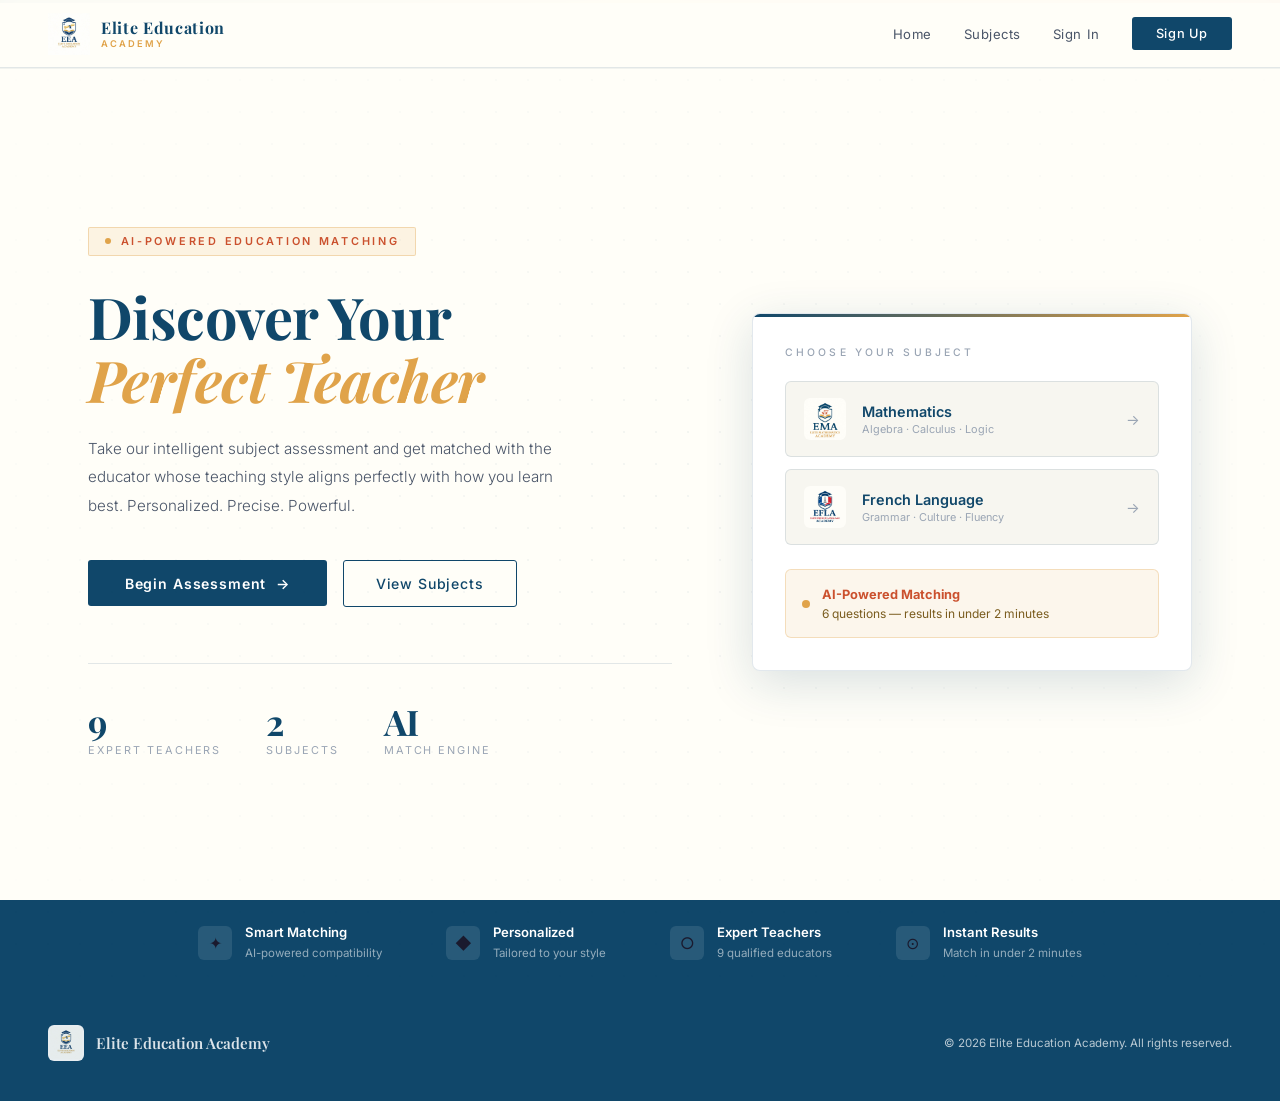
<file: index.html>
<!DOCTYPE html>
<html lang="ka">
<head>
  <meta charset="UTF-8" />
  <meta name="viewport" content="width=device-width, initial-scale=1.0" />
  <meta name="description" content="Elite Education Academy — Find your perfect teacher through AI-powered matching." />
  <title>Elite Education Academy</title>
  <link rel="icon" type="image/jpeg" href="assets/logo-eea.jpg" />
  <link rel="preconnect" href="https://fonts.googleapis.com" />
  <link rel="preconnect" href="https://fonts.gstatic.com" crossorigin />
  <link href="https://fonts.googleapis.com/css2?family=Playfair+Display:ital,wght@0,400;0,600;0,700;1,400&family=Inter:wght@300;400;500;600&display=swap" rel="stylesheet" />
  <style>
@import url('https://fonts.googleapis.com/css2?family=Playfair+Display:ital,wght@0,400;0,600;0,700;1,400&family=Inter:wght@300;400;500;600&display=swap');

*,*::before,*::after{box-sizing:border-box;margin:0;padding:0}
html{scroll-behavior:smooth;font-size:16px}
body{font-family:'Inter',sans-serif;background:#fffef8;color:#1a1a2e;min-height:100vh;overflow-x:hidden;-webkit-font-smoothing:antialiased}
::-webkit-scrollbar{width:4px}
::-webkit-scrollbar-track{background:#fffef8}
::-webkit-scrollbar-thumb{background:#10476a;border-radius:2px}

:root{
  --cream:#fffef8;
  --navy:#10476a;
  --gold:#e0a34a;
  --rust:#cb512e;
  --navy2:#1a6494;
  --gold2:#f0bc6e;
  --rust2:#e06b46;
  --dark:#0d2f45;
  --text:#1a1a2e;
  --text2:#4a5568;
  --text3:#9aa5b4;
  --border:rgba(16,71,106,0.12);
  --border2:rgba(16,71,106,0.25);
  --shadow:0 4px 24px rgba(16,71,106,0.10);
  --shadow2:0 12px 48px rgba(16,71,106,0.16)
}

.page{display:none}
.page.active{display:block;animation:fadeUp 0.45s ease both}
@keyframes fadeUp{from{opacity:0;transform:translateY(16px)}to{opacity:1;transform:translateY(0)}}

/* NAV */
.navbar{
  position:fixed;top:0;left:0;right:0;z-index:999;
  height:68px;display:flex;align-items:center;justify-content:space-between;
  padding:0 3rem;background:rgba(255,254,248,0.97);
  backdrop-filter:blur(16px);border-bottom:1px solid var(--border);
  box-shadow:0 1px 0 rgba(16,71,106,0.06)
}
.nav-logo{display:flex;align-items:center;gap:0.7rem;cursor:pointer;text-decoration:none}
.nav-logo-img{height:42px;width:auto;object-fit:contain}
.nav-logo-text{display:flex;flex-direction:column;line-height:1.2}
.nav-logo-name{font-family:'Playfair Display',serif;font-size:1rem;font-weight:700;color:var(--navy);letter-spacing:0.04em}
.nav-logo-sub{font-size:0.58rem;color:var(--gold);letter-spacing:0.22em;text-transform:uppercase;font-weight:600}
.nav-links{display:flex;align-items:center;gap:2rem}
.nav-link{background:none;border:none;font-family:'Inter',sans-serif;font-size:0.82rem;color:var(--text2);cursor:pointer;letter-spacing:0.04em;transition:color 0.2s;padding:0}
.nav-link:hover{color:var(--navy)}
.nav-cta{background:var(--navy);color:white;border:none;padding:0.55rem 1.5rem;font-family:'Inter',sans-serif;font-size:0.8rem;font-weight:500;cursor:pointer;letter-spacing:0.06em;transition:all 0.25s;border-radius:3px}
.nav-cta:hover{background:var(--dark);transform:translateY(-1px);box-shadow:var(--shadow)}

/* HERO */
#hero{padding-top:68px;min-height:100vh;background:var(--cream);position:relative;overflow:hidden}
.hero-pattern{position:absolute;inset:0;pointer-events:none;background-image:radial-gradient(circle,rgba(16,71,106,0.05) 1px,transparent 1px);background-size:32px 32px;mask-image:radial-gradient(ellipse 70% 70% at 50% 50%,black,transparent)}
.hero-top-bar{position:absolute;top:0;left:0;right:0;height:3px;background:linear-gradient(90deg,var(--navy),var(--gold),var(--rust))}
.hero-inner{max-width:1200px;margin:0 auto;padding:5rem 3rem 4rem;display:grid;grid-template-columns:1fr 440px;gap:5rem;align-items:center;min-height:calc(100vh - 68px)}
.hero-eyebrow{display:inline-flex;align-items:center;gap:0.6rem;background:rgba(224,163,74,0.12);border:1px solid rgba(224,163,74,0.35);padding:0.4rem 1rem;font-size:0.68rem;letter-spacing:0.25em;text-transform:uppercase;color:var(--rust);font-weight:600;margin-bottom:1.8rem;border-radius:2px}
.eyebrow-dot{width:6px;height:6px;background:var(--gold);border-radius:50%;animation:blink 2s infinite}
@keyframes blink{0%,100%{opacity:1}50%{opacity:0.3}}
.hero-h1{font-family:'Playfair Display',serif;font-size:clamp(2.8rem,4.5vw,4.4rem);font-weight:700;line-height:1.1;color:var(--navy);margin-bottom:1.5rem;letter-spacing:-0.01em}
.hero-h1 em{color:var(--gold);font-style:italic;display:block}
.hero-p{font-size:0.95rem;color:var(--text2);line-height:1.85;max-width:480px;margin-bottom:2.5rem;font-weight:300}
.hero-btns{display:flex;align-items:center;gap:1rem;margin-bottom:3.5rem;flex-wrap:wrap}
.btn-primary{display:inline-flex;align-items:center;gap:0.5rem;background:var(--navy);color:white;border:none;padding:0.9rem 2.3rem;font-family:'Inter',sans-serif;font-size:0.88rem;font-weight:600;cursor:pointer;letter-spacing:0.06em;transition:all 0.25s;border-radius:3px}
.btn-primary:hover{background:var(--dark);transform:translateY(-2px);box-shadow:var(--shadow2)}
.btn-secondary{display:inline-flex;align-items:center;gap:0.5rem;background:transparent;color:var(--navy);border:1.5px solid var(--navy);padding:0.88rem 2rem;font-family:'Inter',sans-serif;font-size:0.88rem;font-weight:500;cursor:pointer;letter-spacing:0.06em;transition:all 0.25s;border-radius:3px}
.btn-secondary:hover{background:var(--navy);color:white}
.hero-stats{display:flex;gap:2.8rem;padding-top:2.5rem;border-top:1px solid var(--border)}
.stat-n{font-family:'Playfair Display',serif;font-size:2.2rem;color:var(--navy);font-weight:700;line-height:1;margin-bottom:4px}
.stat-l{font-size:0.68rem;color:var(--text3);letter-spacing:0.18em;text-transform:uppercase;font-weight:400}

/* HERO CARD */
.hero-card{background:white;border:1px solid var(--border);border-radius:8px;padding:2rem;box-shadow:var(--shadow2);position:relative;overflow:hidden}
.hero-card::before{content:'';position:absolute;top:0;left:0;right:0;height:3px;background:linear-gradient(90deg,var(--navy),var(--gold))}
.hc-label{font-size:0.65rem;letter-spacing:0.3em;text-transform:uppercase;color:var(--text3);font-weight:500;margin-bottom:1.4rem}
.hc-subjects{display:flex;flex-direction:column;gap:0.75rem;margin-bottom:1.5rem}
.hc-subject{display:flex;align-items:center;gap:1rem;padding:1rem 1.1rem;background:#f7f6f0;border:1px solid var(--border);border-radius:6px;cursor:pointer;transition:all 0.22s}
.hc-subject:hover{border-color:var(--navy);background:rgba(16,71,106,0.04);transform:translateX(2px)}
.hc-icon{width:42px;height:42px;border-radius:6px;object-fit:contain;flex-shrink:0}
.hc-name{font-size:0.9rem;color:var(--navy);font-weight:600;margin-bottom:2px}
.hc-sub{font-size:0.68rem;color:var(--text3)}
.hc-arrow{margin-left:auto;color:var(--text3);font-size:0.9rem;transition:all 0.2s}
.hc-subject:hover .hc-arrow{color:var(--navy);transform:translateX(3px)}
.hc-info{background:rgba(224,163,74,0.1);border:1px solid rgba(224,163,74,0.3);border-radius:6px;padding:0.9rem 1rem;display:flex;align-items:center;gap:0.75rem}
.hc-info-dot{width:8px;height:8px;background:var(--gold);border-radius:50%;flex-shrink:0;animation:blink 2s infinite}
.hc-info-text{font-size:0.75rem;color:#7a5c1e;line-height:1.5}
.hc-info-text strong{color:var(--rust);display:block;font-size:0.8rem;margin-bottom:1px}

/* FEATURES */
.features-bar{background:var(--navy);padding:1.5rem 3rem;display:flex;justify-content:center;gap:4rem}
.feat{display:flex;align-items:center;gap:0.8rem}
.feat-icon{width:34px;height:34px;background:rgba(255,255,255,0.1);border-radius:6px;display:flex;align-items:center;justify-content:center;font-size:1rem;flex-shrink:0}
.feat-t strong{display:block;font-size:0.82rem;color:white;font-weight:600;margin-bottom:1px}
.feat-t span{font-size:0.72rem;color:rgba(255,255,255,0.55)}

/* PAGE LAYOUT */
.page-wrap{padding-top:68px;min-height:100vh;background:var(--cream)}
.page-container{max-width:920px;margin:0 auto;padding:4rem 2rem}

/* STEPS */
.steps{display:flex;align-items:center;justify-content:center;gap:0;margin-bottom:2.8rem}
.step{display:flex;align-items:center;gap:0.55rem;font-size:0.72rem;color:var(--text3);letter-spacing:0.08em;text-transform:uppercase;font-weight:500}
.step.active{color:var(--navy)}
.step.done{color:rgba(16,71,106,0.45)}
.step-n{width:26px;height:26px;border:1.5px solid currentColor;border-radius:50%;display:flex;align-items:center;justify-content:center;font-size:0.66rem;font-weight:700;flex-shrink:0}
.step.active .step-n{background:var(--navy);color:white;border-color:var(--navy)}
.step.done .step-n{background:rgba(16,71,106,0.1);color:var(--navy)}
.step-line{width:56px;height:1px;background:var(--border);margin:0 0.8rem}

.section-eyebrow{font-size:0.68rem;letter-spacing:0.32em;text-transform:uppercase;color:var(--rust);font-weight:600;text-align:center;margin-bottom:0.7rem}
.section-title{font-family:'Playfair Display',serif;font-size:2.4rem;font-weight:700;color:var(--navy);text-align:center;margin-bottom:0.7rem;letter-spacing:-0.01em}
.section-sub{font-size:0.88rem;color:var(--text2);text-align:center;font-weight:300;line-height:1.7;margin-bottom:2.5rem}

/* SUBJECTS */
.subjects-grid{display:grid;grid-template-columns:1fr 1fr;gap:1.2rem;margin-bottom:1.5rem}
.subj-card{background:white;border:1.5px solid var(--border);border-radius:8px;padding:2.5rem 2rem;cursor:pointer;transition:all 0.3s;position:relative;overflow:hidden;text-align:center}
.subj-card::after{content:'';position:absolute;bottom:0;left:0;right:0;height:3px;background:linear-gradient(90deg,var(--navy),var(--gold));transform:scaleX(0);transition:transform 0.35s;transform-origin:left}
.subj-card:hover::after,.subj-card.selected::after{transform:scaleX(1)}
.subj-card:hover,.subj-card.selected{border-color:var(--navy);transform:translateY(-4px);box-shadow:var(--shadow2)}
.subj-check{position:absolute;top:1rem;right:1rem;width:24px;height:24px;background:var(--navy);border-radius:50%;display:flex;align-items:center;justify-content:center;font-size:0.65rem;color:white;opacity:0;transition:opacity 0.22s}
.subj-card.selected .subj-check{opacity:1}
.subj-logo{width:90px;height:90px;object-fit:contain;margin:0 auto 1.4rem;display:block}
.subj-name{font-family:'Playfair Display',serif;font-size:1.6rem;color:var(--navy);font-weight:700;margin-bottom:0.6rem}
.subj-desc{font-size:0.8rem;color:var(--text2);line-height:1.75;font-weight:300}
.subj-footer{display:flex;align-items:center;justify-content:center;margin-top:1.4rem;padding-top:1.2rem;border-top:1px solid var(--border);gap:0}
.subj-av{width:28px;height:28px;border-radius:50%;background:#eaf0f6;border:2px solid white;display:flex;align-items:center;justify-content:center;font-size:0.58rem;color:var(--navy);font-weight:700;margin-left:-7px}
.subj-av:first-child{margin-left:0}
.subj-count{font-size:0.72rem;color:var(--text3);margin-left:0.7rem}

/* CONTINUE BAR */
.continue-bar{background:white;border:1px solid var(--border);border-radius:8px;padding:1.3rem 1.8rem;display:flex;align-items:center;justify-content:space-between;gap:1rem;box-shadow:var(--shadow)}
.ci-lbl{font-size:0.68rem;color:var(--text3);letter-spacing:0.1em;text-transform:uppercase;margin-bottom:3px}
.ci-val{font-size:0.92rem;color:var(--navy);font-weight:600}
.btn-continue{background:var(--navy);color:white;border:none;padding:0.8rem 2.2rem;border-radius:3px;font-family:'Inter',sans-serif;font-size:0.84rem;font-weight:600;cursor:pointer;letter-spacing:0.07em;transition:all 0.25s;opacity:0.3;pointer-events:none;white-space:nowrap}
.btn-continue.ready{opacity:1;pointer-events:all}
.btn-continue.ready:hover{background:var(--dark);transform:translateY(-1px);box-shadow:var(--shadow)}

/* QUIZ */
.quiz-container{max-width:700px;margin:0 auto;padding:3.5rem 2rem}
.quiz-top{display:flex;align-items:center;justify-content:space-between;margin-bottom:1.5rem}
.quiz-meta{font-size:0.78rem;color:var(--text3);font-weight:400}
.quiz-meta strong{color:var(--navy);font-weight:700}
.quiz-badge{display:inline-flex;align-items:center;gap:0.45rem;background:rgba(16,71,106,0.07);border:1px solid var(--border2);padding:0.3rem 0.9rem;font-size:0.65rem;color:var(--navy);letter-spacing:0.18em;text-transform:uppercase;font-weight:600;border-radius:20px}
.quiz-badge::before{content:'';width:5px;height:5px;background:var(--gold);border-radius:50%}
.progress-track{height:3px;background:#e8e5d8;border-radius:2px;margin-bottom:2.5rem;overflow:hidden}
.progress-fill{height:100%;background:linear-gradient(90deg,var(--navy),var(--gold));border-radius:2px;transition:width 0.5s cubic-bezier(0.4,0,0.2,1)}
.q-card{background:white;border:1px solid var(--border);border-radius:8px;padding:2.5rem;margin-bottom:1.5rem;box-shadow:var(--shadow);position:relative;overflow:hidden}
.q-card::before{content:'';position:absolute;top:0;left:0;right:0;height:3px;background:linear-gradient(90deg,var(--navy),var(--gold))}
.q-num-label{font-size:0.63rem;letter-spacing:0.3em;text-transform:uppercase;color:var(--gold);font-weight:600;margin-bottom:1.2rem;display:flex;align-items:center;gap:0.75rem}
.q-num-label::after{content:'';flex:1;height:1px;background:var(--border)}
.q-text{font-family:'Playfair Display',serif;font-size:1.4rem;color:var(--navy);line-height:1.5;font-weight:600;margin-bottom:2rem}
.options-list{display:flex;flex-direction:column;gap:0.6rem}
.opt-btn{display:flex;align-items:flex-start;gap:1rem;background:#fafaf4;border:1.5px solid #e8e5d8;border-radius:6px;padding:1rem 1.15rem;cursor:pointer;font-family:'Inter',sans-serif;font-size:0.86rem;color:var(--text2);transition:all 0.22s;text-align:left;width:100%}
.opt-btn:hover{border-color:var(--navy);color:var(--navy);background:rgba(16,71,106,0.03)}
.opt-btn.sel{border-color:var(--navy);color:var(--navy);background:rgba(16,71,106,0.05)}
.opt-letter{width:28px;height:28px;flex-shrink:0;border:1.5px solid currentColor;border-radius:50%;display:flex;align-items:center;justify-content:center;font-size:0.68rem;font-weight:700;transition:all 0.22s;margin-top:-1px}
.opt-btn.sel .opt-letter{background:var(--navy);border-color:var(--navy);color:white}
.opt-text{line-height:1.55;padding-top:3px}
.quiz-nav{display:flex;align-items:center;justify-content:space-between;gap:1rem}
.btn-back{display:flex;align-items:center;gap:0.4rem;background:transparent;border:1.5px solid var(--border2);border-radius:4px;color:var(--text2);padding:0.78rem 1.5rem;font-family:'Inter',sans-serif;font-size:0.82rem;cursor:pointer;transition:all 0.22s}
.btn-back:hover{border-color:var(--navy);color:var(--navy)}
.btn-next{display:flex;align-items:center;gap:0.4rem;background:var(--navy);color:white;border:none;border-radius:4px;padding:0.78rem 2.2rem;font-family:'Inter',sans-serif;font-size:0.84rem;font-weight:600;cursor:pointer;letter-spacing:0.07em;opacity:0.3;pointer-events:none;transition:all 0.25s}
.btn-next.ready{opacity:1;pointer-events:all}
.btn-next.ready:hover{background:var(--dark);transform:translateY(-1px);box-shadow:var(--shadow)}

/* RESULT */
.result-container{max-width:840px;margin:0 auto;padding:4rem 2rem 6rem}
.result-head{text-align:center;margin-bottom:3rem;padding-bottom:3rem;border-bottom:1px solid var(--border)}
.result-tag{display:inline-flex;align-items:center;gap:0.5rem;background:rgba(203,81,46,0.08);border:1px solid rgba(203,81,46,0.25);padding:0.4rem 1.1rem;font-size:0.67rem;letter-spacing:0.28em;text-transform:uppercase;color:var(--rust);margin-bottom:1.4rem;font-weight:600;border-radius:20px}
.result-title{font-family:'Playfair Display',serif;font-size:2.4rem;color:var(--navy);font-weight:700;margin-bottom:0.7rem;letter-spacing:-0.01em}
.result-sub{font-size:0.88rem;color:var(--text2);font-weight:300;line-height:1.75;max-width:500px;margin:0 auto}

/* BEST CARD */
.best-wrap{background:white;border:2px solid var(--navy);border-radius:10px;overflow:hidden;margin-bottom:2rem;box-shadow:var(--shadow2)}
.best-stripe{height:4px;background:linear-gradient(90deg,var(--navy),var(--gold),var(--rust))}
.best-body{padding:2.5rem}
.best-top{display:flex;align-items:flex-start;gap:2rem;margin-bottom:2rem;padding-bottom:2rem;border-bottom:1px solid var(--border)}
.best-avatar{width:72px;height:72px;flex-shrink:0;border-radius:10px;background:linear-gradient(135deg,#eaf0f6,#d4e4f0);border:2px solid var(--navy);display:flex;align-items:center;justify-content:center;font-family:'Playfair Display',serif;font-size:1.5rem;color:var(--navy);font-weight:700}
.best-info{flex:1}
.best-badge{display:inline-flex;align-items:center;gap:0.4rem;background:var(--navy);color:white;font-size:0.6rem;font-weight:700;padding:0.25rem 0.85rem;letter-spacing:0.14em;text-transform:uppercase;margin-bottom:0.6rem;border-radius:2px}
.best-name{font-family:'Playfair Display',serif;font-size:1.65rem;color:var(--navy);font-weight:700;margin-bottom:0.3rem}
.best-subj{font-size:0.72rem;color:var(--gold);letter-spacing:0.18em;text-transform:uppercase;font-weight:600}
.best-grid{display:grid;grid-template-columns:1fr 1fr;gap:1.5rem}
.best-sect-label{font-size:0.62rem;letter-spacing:0.28em;text-transform:uppercase;color:var(--text3);font-weight:600;margin-bottom:0.8rem}
.traits-wrap{display:flex;flex-wrap:wrap;gap:0.5rem}
.trait-tag{background:#f0ede0;border:1px solid #d8d3c0;font-size:0.7rem;color:var(--navy);padding:0.3rem 0.8rem;border-radius:20px;font-weight:500}
.compat-sect{grid-column:1/-1}
.compat-top{display:flex;justify-content:space-between;align-items:flex-end;margin-bottom:0.6rem}
.compat-pct{font-family:'Playfair Display',serif;font-size:1.6rem;color:var(--navy);font-weight:700;line-height:1}
.compat-track{height:6px;background:#e8e5d8;border-radius:3px;overflow:hidden}
.compat-fill{height:100%;background:linear-gradient(90deg,var(--navy),var(--gold));border-radius:3px;transition:width 1.2s cubic-bezier(0.4,0,0.2,1)}
.btn-profile{display:flex;align-items:center;justify-content:center;gap:0.5rem;width:100%;margin-top:1.5rem;padding:0.85rem;background:transparent;border:1.5px solid var(--navy);border-radius:6px;color:var(--navy);font-family:'Inter',sans-serif;font-size:0.85rem;font-weight:600;cursor:pointer;letter-spacing:0.06em;transition:all 0.25s}
.btn-profile:hover{background:var(--navy);color:white}

/* RUNNERS */
.runners-head{font-size:0.68rem;letter-spacing:0.28em;text-transform:uppercase;color:var(--text3);font-weight:600;margin-bottom:1rem}
.runner-row{display:flex;align-items:center;gap:1rem;background:white;border:1px solid var(--border);border-radius:8px;padding:1rem 1.4rem;margin-bottom:0.6rem;transition:all 0.22s;cursor:pointer}
.runner-row:hover{border-color:var(--navy);box-shadow:var(--shadow)}
.run-av{width:42px;height:42px;flex-shrink:0;border-radius:8px;background:#eaf0f6;border:1px solid var(--border);display:flex;align-items:center;justify-content:center;font-family:'Playfair Display',serif;font-size:0.95rem;color:var(--navy);font-weight:700}
.run-name{font-size:0.9rem;color:var(--navy);font-weight:500}
.run-right{margin-left:auto;display:flex;align-items:center;gap:0.8rem}
.run-bar-track{width:70px;height:4px;background:#e8e5d8;border-radius:2px;overflow:hidden}
.run-bar-fill{height:100%;background:linear-gradient(90deg,var(--navy),var(--gold))}
.run-pct{font-size:0.8rem;color:var(--navy);font-weight:700;min-width:36px;text-align:right}
.run-view{font-size:0.72rem;color:var(--text3);transition:color 0.2s}
.runner-row:hover .run-view{color:var(--navy)}
.restart-row{text-align:center;margin-top:3rem;padding-top:2rem;border-top:1px solid var(--border)}
.btn-restart{background:transparent;border:1.5px solid var(--border2);color:var(--text2);padding:0.75rem 2rem;border-radius:4px;font-family:'Inter',sans-serif;font-size:0.8rem;cursor:pointer;letter-spacing:0.1em;text-transform:uppercase;transition:all 0.22s}
.btn-restart:hover{border-color:var(--navy);color:var(--navy)}

/* MODAL OVERLAY */
.modal-overlay{position:fixed;inset:0;z-index:2000;background:rgba(16,71,106,0.5);backdrop-filter:blur(6px);display:none;align-items:center;justify-content:center;padding:1rem}
.modal-overlay.open{display:flex;animation:fadeOverlay 0.3s ease}
@keyframes fadeOverlay{from{opacity:0}to{opacity:1}}
.modal-box{background:var(--cream);border-radius:12px;width:100%;max-width:680px;max-height:92vh;overflow-y:auto;position:relative;box-shadow:0 32px 80px rgba(16,71,106,0.25);animation:slideUp 0.35s ease}
@keyframes slideUp{from{opacity:0;transform:translateY(30px)}to{opacity:1;transform:translateY(0)}}

/* MODAL HEADER */
.modal-header{background:var(--navy);padding:2rem 2.5rem;display:flex;align-items:flex-start;gap:1.5rem;position:sticky;top:0;z-index:10}
.modal-avatar{width:72px;height:72px;border-radius:10px;background:rgba(255,255,255,0.15);border:2px solid rgba(255,255,255,0.3);display:flex;align-items:center;justify-content:center;font-family:'Playfair Display',serif;font-size:1.6rem;color:white;font-weight:700;flex-shrink:0}
.modal-header-info{flex:1}
.modal-subject-badge{display:inline-block;background:rgba(255,255,255,0.15);color:var(--gold2);font-size:0.62rem;font-weight:600;letter-spacing:0.2em;text-transform:uppercase;padding:0.25rem 0.75rem;border-radius:2px;margin-bottom:0.5rem}
.modal-name{font-family:'Playfair Display',serif;font-size:1.6rem;color:white;font-weight:700;margin-bottom:0.3rem}
.modal-role{font-size:0.78rem;color:rgba(255,255,255,0.6);letter-spacing:0.05em}
.modal-close{background:rgba(255,255,255,0.1);border:1px solid rgba(255,255,255,0.2);color:white;width:34px;height:34px;border-radius:50%;display:flex;align-items:center;justify-content:center;font-size:1.1rem;cursor:pointer;transition:all 0.2s;flex-shrink:0;margin-left:auto;font-family:'Inter',sans-serif}
.modal-close:hover{background:rgba(255,255,255,0.2)}

/* MODAL BODY */
.modal-body{padding:2.5rem}
.modal-sect{margin-bottom:2rem}
.modal-sect-title{font-size:0.65rem;letter-spacing:0.28em;text-transform:uppercase;color:var(--rust);font-weight:600;margin-bottom:1rem;display:flex;align-items:center;gap:0.75rem}
.modal-sect-title::after{content:'';flex:1;height:1px;background:var(--border)}
.modal-bio{font-size:0.88rem;color:var(--text2);line-height:1.85;font-weight:300}
.modal-tags{display:flex;flex-wrap:wrap;gap:0.5rem}
.modal-tag{background:white;border:1px solid var(--border);border-radius:20px;font-size:0.72rem;color:var(--navy);padding:0.35rem 0.9rem;font-weight:500}
.modal-tag.lang{background:rgba(16,71,106,0.07);border-color:rgba(16,71,106,0.2)}
.modal-logos{display:flex;align-items:center;gap:1rem;flex-wrap:wrap}
.modal-logo{height:52px;object-fit:contain}

/* BOOKING */
.booking-sect{background:white;border:1px solid var(--border);border-radius:10px;padding:2rem;margin-top:1.5rem}
.booking-title{font-family:'Playfair Display',serif;font-size:1.2rem;color:var(--navy);font-weight:700;margin-bottom:0.5rem}
.booking-sub{font-size:0.82rem;color:var(--text2);line-height:1.6;margin-bottom:1.5rem;font-weight:300}
.booking-form{display:flex;flex-direction:column;gap:1rem}
.form-row{display:grid;grid-template-columns:1fr 1fr;gap:1rem}
.form-group{display:flex;flex-direction:column;gap:0.4rem}
.form-label{font-size:0.72rem;color:var(--navy);font-weight:600;letter-spacing:0.06em;text-transform:uppercase}
.form-input,.form-select,.form-textarea{padding:0.75rem 1rem;background:#fafaf4;border:1.5px solid #e0ddd0;border-radius:6px;font-family:'Inter',sans-serif;font-size:0.86rem;color:var(--text);transition:border-color 0.2s;outline:none;width:100%}
.form-input:focus,.form-select:focus,.form-textarea:focus{border-color:var(--navy)}
.form-textarea{resize:vertical;min-height:90px}
.form-select{appearance:none;-webkit-appearance:none;background-image:url("data:image/svg+xml,%3Csvg xmlns='http://www.w3.org/2000/svg' width='12' height='8' viewBox='0 0 12 8'%3E%3Cpath d='M1 1l5 5 5-5' stroke='%2310476a' stroke-width='1.5' fill='none'/%3E%3C/svg%3E");background-repeat:no-repeat;background-position:right 1rem center;padding-right:2.5rem;cursor:pointer}
.booking-actions{display:flex;flex-direction:column;gap:0.75rem;margin-top:0.5rem}
.btn-book{background:var(--navy);color:white;border:none;border-radius:6px;padding:0.9rem 2rem;font-family:'Inter',sans-serif;font-size:0.88rem;font-weight:600;cursor:pointer;letter-spacing:0.06em;transition:all 0.25s;display:flex;align-items:center;justify-content:center;gap:0.5rem}
.btn-book:hover{background:var(--dark);transform:translateY(-1px);box-shadow:var(--shadow)}
.booking-divider{display:flex;align-items:center;gap:1rem}
.booking-divider::before,.booking-divider::after{content:'';flex:1;height:1px;background:var(--border)}
.booking-divider span{font-size:0.72rem;color:var(--text3);font-weight:500;white-space:nowrap}
.btn-facebook{background:#1877f2;color:white;border:none;border-radius:6px;padding:0.85rem 2rem;font-family:'Inter',sans-serif;font-size:0.85rem;font-weight:600;cursor:pointer;letter-spacing:0.04em;transition:all 0.25s;display:flex;align-items:center;justify-content:center;gap:0.65rem;text-decoration:none;width:100%}
.btn-facebook:hover{background:#1464cc;transform:translateY(-1px)}
.fb-icon{width:20px;height:20px;background:white;border-radius:50%;display:flex;align-items:center;justify-content:center;font-size:0.75rem;color:#1877f2;font-weight:900;flex-shrink:0}
.booking-success{display:none;background:rgba(16,71,106,0.06);border:1px solid rgba(16,71,106,0.2);border-radius:8px;padding:1.5rem;text-align:center;margin-top:1rem}
.booking-success.show{display:block;animation:fadeUp 0.4s ease}
.success-icon{font-size:2rem;margin-bottom:0.75rem}
.success-title{font-family:'Playfair Display',serif;font-size:1.1rem;color:var(--navy);font-weight:700;margin-bottom:0.5rem}
.success-text{font-size:0.82rem;color:var(--text2);line-height:1.6}

/* FOOTER */
.site-footer{background:var(--navy);color:rgba(255,255,255,0.7);padding:2.5rem 3rem;display:flex;align-items:center;justify-content:space-between}
.footer-logo-wrap{display:flex;align-items:center;gap:0.75rem}
.footer-logo-img{height:36px;opacity:0.9;background:white;padding:2px;border-radius:6px}
.footer-brand{font-family:'Playfair Display',serif;font-size:0.95rem;color:rgba(255,255,255,0.85);font-weight:600}
.footer-copy{font-size:0.72rem}

/* RESPONSIVE */
@media(max-width:960px){
  .hero-inner{grid-template-columns:1fr;min-height:auto;gap:3rem;padding:3rem 2rem}
  .hero-card-col{display:none}
  .features-bar{flex-wrap:wrap;gap:1.5rem;padding:1.5rem 2rem}
  .navbar{padding:0 1.5rem}
  .nav-link{display:none}
}
@media(max-width:640px){
  .subjects-grid{grid-template-columns:1fr}
  .best-grid{grid-template-columns:1fr}
  .best-top{flex-direction:column;gap:1rem}
  .form-row{grid-template-columns:1fr}
  .continue-bar{flex-direction:column;align-items:flex-start}
  .btn-continue{width:100%;text-align:center}
  .hero-stats{flex-wrap:wrap;gap:1.5rem}
  .site-footer{flex-direction:column;gap:0.75rem;text-align:center}
  .steps{gap:0}
  .step-line{width:28px}
  .modal-body{padding:1.5rem}
  .modal-header{padding:1.5rem}
}

.nav-platform-btn{background:var(--gold);color:var(--dark);border:none;padding:.5rem 1.2rem;font-family:'Inter',sans-serif;font-size:.76rem;font-weight:700;cursor:pointer;letter-spacing:.06em;border-radius:3px;margin-left:.5rem;transition:all .2s}
.nav-platform-btn:hover{background:var(--gold2)}
  </style>
</head>
<body>

<nav class="navbar">
  <a class="nav-logo" onclick="showPage('hero')" href="#">
    <img src="assets/logo-eea.jpg" alt="EEA" class="nav-logo-img" />
    <div class="nav-logo-text">
      <span class="nav-logo-name">Elite Education</span>
      <span class="nav-logo-sub">Academy</span>
    </div>
  </a>
  <div class="nav-links">
    <button class="nav-link" onclick="showPage('hero')">Home</button>
    <button class="nav-link" onclick="showPage('subjects')">Subjects</button>
    <button class="nav-link" onclick="goToLogin('login')" id="nav-signin-btn">Sign In</button>
    <button class="nav-cta" onclick="goToLogin('signup')" id="nav-signup-btn">Sign Up</button>
    <button class="nav-platform-btn" onclick="goPlatform()" id="nav-platform-btn" style="display:none">▶ Platform</button>
  </div>
</nav>


<!-- ══════════════════════════════════════
     PAGE: HERO
══════════════════════════════════════ -->
<div id="hero" class="page active">

  <div class="hero-pattern"></div>
  <div class="hero-top-bar"></div>

  <div class="hero-inner">

    <!-- LEFT -->
    <div class="hero-left">
      <div class="hero-eyebrow">
        <div class="eyebrow-dot"></div>
        AI-Powered Education Matching
      </div>
      <h1 class="hero-h1">
        Discover Your
        <em>Perfect Teacher</em>
      </h1>
      <p class="hero-p">
        Take our intelligent subject assessment and get matched with the educator
        whose teaching style aligns perfectly with how you learn best.
        Personalized. Precise. Powerful.
      </p>
      <div class="hero-btns">
        <button class="btn-primary" onclick="showPage('subjects')">Begin Assessment &nbsp;&#8594;</button>
        <button class="btn-secondary" onclick="showPage('subjects')">View Subjects</button>
      </div>
      <div class="hero-stats">
        <div><div class="stat-n">9</div><div class="stat-l">Expert Teachers</div></div>
        <div><div class="stat-n">2</div><div class="stat-l">Subjects</div></div>
        <div><div class="stat-n">AI</div><div class="stat-l">Match Engine</div></div>
      </div>
    </div>

    <!-- RIGHT -->
    <div class="hero-card-col">
      <div class="hero-card">
        <div class="hc-label">Choose Your Subject</div>
        <div class="hc-subjects">

          <div class="hc-subject" onclick="quickSelect('math')">
            <img src="assets/logo-ema.jpg" alt="EMA" class="hc-icon" />
            <div>
              <div class="hc-name">Mathematics</div>
              <div class="hc-sub">Algebra &middot; Calculus &middot; Logic</div>
            </div>
            <div class="hc-arrow">&#8594;</div>
          </div>

          <div class="hc-subject" onclick="quickSelect('french')">
            <img src="assets/logo-efla.jpg" alt="EFLA" class="hc-icon" />
            <div>
              <div class="hc-name">French Language</div>
              <div class="hc-sub">Grammar &middot; Culture &middot; Fluency</div>
            </div>
            <div class="hc-arrow">&#8594;</div>
          </div>

        </div>
        <div class="hc-info">
          <div class="hc-info-dot"></div>
          <div class="hc-info-text">
            <strong>AI-Powered Matching</strong>
            6 questions &mdash; results in under 2 minutes
          </div>
        </div>
      </div>
    </div>

  </div><!-- /hero-inner -->

  <!-- FEATURES -->
  <div class="features-bar">
    <div class="feat"><div class="feat-icon">&#10022;</div><div class="feat-t"><strong>Smart Matching</strong><span>AI-powered compatibility</span></div></div>
    <div class="feat"><div class="feat-icon">&#9670;</div><div class="feat-t"><strong>Personalized</strong><span>Tailored to your style</span></div></div>
    <div class="feat"><div class="feat-icon">&#9675;</div><div class="feat-t"><strong>Expert Teachers</strong><span>9 qualified educators</span></div></div>
    <div class="feat"><div class="feat-icon">&#8857;</div><div class="feat-t"><strong>Instant Results</strong><span>Match in under 2 minutes</span></div></div>
  </div>

</div><!-- /hero -->


<!-- ══════════════════════════════════════
     PAGE: SUBJECTS
══════════════════════════════════════ -->
<div id="subjects" class="page">
  <div class="page-wrap">
    <div class="page-container">

      <div class="steps">
        <div class="step active" id="step1"><div class="step-n">1</div>Subject</div>
        <div class="step-line"></div>
        <div class="step" id="step2"><div class="step-n">2</div>Assessment</div>
        <div class="step-line"></div>
        <div class="step" id="step3"><div class="step-n">3</div>Your Match</div>
      </div>

      <p class="section-eyebrow">Step 1 &middot; Subject Selection</p>
      <h2 class="section-title">Choose Your Subject</h2>
      <p class="section-sub">Select the subject you'd like to be assessed in to find your ideal teacher</p>

      <div class="subjects-grid">

        <div class="subj-card" id="sc-math" onclick="selectSubject('math', this)">
          <div class="subj-check">&#10003;</div>
          <img src="assets/logo-ema.jpg" alt="Elite Mathematics Academy" class="subj-logo" />
          <div class="subj-name">Mathematics</div>
          <p class="subj-desc">Algebra, geometry, calculus and analytical reasoning. Build strong logical foundations with expert guidance from our team of 7 dedicated teachers.</p>
          <div class="subj-footer">
            <div class="subj-av">LV</div>
            <div class="subj-av">MK</div>
            <div class="subj-av">SI</div>
            <div class="subj-av">NY</div>
            <div class="subj-av">+3</div>
            <span class="subj-count">7 teachers</span>
          </div>
        </div>

        <div class="subj-card" id="sc-french" onclick="selectSubject('french', this)">
          <div class="subj-check">&#10003;</div>
          <img src="assets/logo-efla.jpg" alt="Elite French Language Academy" class="subj-logo" />
          <div class="subj-name">French Language</div>
          <p class="subj-desc">Grammar, literature, culture and conversation. Master the language of elegance with our specialist French teachers and their immersive approach.</p>
          <div class="subj-footer">
            <div class="subj-av">NG</div>
            <div class="subj-av">NB</div>
            <span class="subj-count">2 teachers</span>
          </div>
        </div>

      </div>

      <div class="continue-bar">
        <div class="continue-info">
          <div class="ci-lbl">Selected subject</div>
          <div class="ci-val" id="selLabel">-- Select a subject above --</div>
        </div>
        <button class="btn-continue" id="contBtn" onclick="startQuiz()">Continue to Assessment &nbsp;&#8594;</button>
      </div>

    </div>
  </div>
</div><!-- /subjects -->


<!-- ══════════════════════════════════════
     PAGE: QUIZ
══════════════════════════════════════ -->
<div id="quiz" class="page">
  <div class="page-wrap">
    <div class="quiz-container">

      <div class="quiz-top">
        <div class="quiz-meta">Question <strong id="qNum">1</strong> of <strong id="qTotal">6</strong></div>
        <div class="quiz-badge" id="qBadge">Mathematics</div>
      </div>

      <div class="progress-track">
        <div class="progress-fill" id="progressFill" style="width:0%"></div>
      </div>

      <div class="q-card">
        <div class="q-num-label" id="qLabel">Question 01</div>
        <div class="q-text" id="qText">Loading question...</div>
        <div class="options-list" id="optionsWrap"></div>
      </div>

      <div class="quiz-nav">
        <button class="btn-back" onclick="prevQuestion()">&#8592; Back</button>
        <button class="btn-next" id="nextBtn" onclick="nextQuestion()">Next &#8594;</button>
      </div>

    </div>
  </div>
</div><!-- /quiz -->


<!-- ══════════════════════════════════════
     PAGE: RESULT
══════════════════════════════════════ -->
<div id="result" class="page">
  <div class="page-wrap">
    <div class="result-container">

      <div class="result-head">
        <div class="result-tag">&#10022;&nbsp; Assessment Complete</div>
        <h2 class="result-title">Your Ideal Teacher</h2>
        <p class="result-sub" id="resultSub">Based on your personalized assessment, here is your best teacher match.</p>
        <div id="result-auth-bar" style="display:flex;align-items:center;justify-content:center;gap:0.75rem;margin-top:1.4rem;flex-wrap:wrap">
          <button onclick="goToLogin('signup')" style="background:var(--navy);color:white;border:none;padding:0.7rem 1.8rem;border-radius:6px;font-family:Inter,sans-serif;font-size:0.84rem;font-weight:600;cursor:pointer;letter-spacing:0.05em">Create Account &rarr;</button>
          <button onclick="goToLogin('login')" style="background:transparent;color:var(--navy);border:1.5px solid var(--navy);padding:0.68rem 1.6rem;border-radius:6px;font-family:Inter,sans-serif;font-size:0.84rem;font-weight:600;cursor:pointer;letter-spacing:0.05em">Sign In</button>
        </div>
      </div>

      <div id="bestCard"></div>

      <div style="margin-top:2rem">
        <p class="runners-head">Also Compatible</p>
        <div id="runnersWrap"></div>
      </div>

      <div class="restart-row">
        <button class="btn-restart" onclick="restart()">&#8635;&nbsp; Start New Assessment</button>
      </div>

    </div>
  </div>
</div><!-- /result -->


<!-- ══════════════════════════════════════
     TEACHER PROFILE MODAL
══════════════════════════════════════ -->
<div id="teacherModal" class="modal-overlay">
  <div class="modal-box">
    <!-- Content injected by JS -->
  </div>
</div>


<!-- ══════════════════════════════════════
     FOOTER
══════════════════════════════════════ -->
<footer class="site-footer">
  <div class="footer-logo-wrap">
    <img src="assets/logo-eea.jpg" alt="EEA" class="footer-logo-img" />
    <span class="footer-brand">Elite Education Academy</span>
  </div>
  <div class="footer-copy">&copy; 2026 Elite Education Academy. All rights reserved.</div>
</footer>


<script>
'use strict';

/* =============================================
   TEACHER DATA — full profiles
============================================= */
var TEACHERS = {
  math: [
    {
      id: 'luka',
      name: 'Luka Vardosanidze',
      role: 'Mathematics Teacher',
      subject: 'math',
      bio: 'Luka specializes in higher-level mathematics with a particular focus on algebra, calculus, and competition preparation. His analytical, structured teaching method has helped dozens of students achieve top scores in national and international competitions. He believes in building deep conceptual understanding before moving to practice.',
      traits: ['Algebra', 'Calculus', 'Problem Solving', 'Competition Prep'],
      languages: ['Georgian', 'English'],
      styles: ['Structured', 'Analytical', 'Rigorous'],
      fbLink: 'https://www.facebook.com/share/188TVSar8k/?mibextid=wwXIfr',
      scores: { analytical:5, creative:3, patient:4, structured:5, conversational:2 }
    },
    {
      id: 'maia',
      name: 'Maia Khustsishvili',
      role: 'Mathematics Teacher',
      subject: 'math',
      bio: 'Maia brings mathematics to life through visual and conceptual approaches. Her lessons make abstract ideas tangible, and her patient, encouraging style creates a safe space for students to ask questions and explore. Particularly strong in geometry and foundational mathematics.',
      traits: ['Geometry', 'Visual Learning', 'Foundations', 'Conceptual'],
      languages: ['Georgian', 'Russian'],
      styles: ['Visual', 'Patient', 'Encouraging'],
      fbLink: 'https://www.facebook.com/share/188TVSar8k/?mibextid=wwXIfr',
      scores: { analytical:4, creative:5, patient:5, structured:3, conversational:4 }
    },
    {
      id: 'saba',
      name: 'Saba Inaneishvili',
      role: 'Mathematics Teacher',
      subject: 'math',
      bio: 'Saba is a dynamic, fast-paced teacher who thrives in competitive environments. His lessons are intense and efficient, ideal for students aiming for top exam performance and olympiad participation. Known for his sharp problem-solving techniques and direct teaching style.',
      traits: ['Competition Math', 'Speed', 'Logic', 'Olympiad Prep'],
      languages: ['Georgian', 'English'],
      styles: ['Fast-paced', 'Competitive', 'Direct'],
      fbLink: 'https://www.facebook.com/share/188TVSar8k/?mibextid=wwXIfr',
      scores: { analytical:5, creative:2, patient:2, structured:5, conversational:2 }
    },
    {
      id: 'nino',
      name: 'Nino Yuljanishvili',
      role: 'Mathematics Teacher',
      subject: 'math',
      bio: 'Nino is the teacher who never gives up on a student. Her step-by-step approach ensures that no one falls behind, and her warm, supportive attitude builds confidence alongside mathematical ability. Perfect for students who need to strengthen their foundations or have had difficult experiences with math.',
      traits: ['Step-by-step', 'Supportive', 'Foundations', 'Confidence Building'],
      languages: ['Georgian'],
      styles: ['Patient', 'Supportive', 'Methodical'],
      fbLink: 'https://www.facebook.com/share/188TVSar8k/?mibextid=wwXIfr',
      scores: { analytical:3, creative:3, patient:5, structured:4, conversational:5 }
    },
    {
      id: 'cotne',
      name: 'Cotne Mgeladze',
      role: 'Mathematics Teacher',
      subject: 'math',
      bio: 'Cotne bridges the gap between abstract math and the real world. His lessons use statistics, data, and everyday examples to make mathematics immediately relevant and engaging. Strong in applied mathematics and statistics, he is ideal for students who want to understand why math matters.',
      traits: ['Statistics', 'Applied Math', 'Real World', 'Data'],
      languages: ['Georgian', 'English'],
      styles: ['Conversational', 'Applied', 'Contextual'],
      fbLink: 'https://www.facebook.com/share/188TVSar8k/?mibextid=wwXIfr',
      scores: { analytical:4, creative:4, patient:3, structured:3, conversational:5 }
    },
    {
      id: 'ana',
      name: 'Ana Nachyebia',
      role: 'Mathematics Teacher',
      subject: 'math',
      bio: 'Ana prepares students for university-level mathematics and rigorous national exams. Her thorough, disciplined approach leaves no topic uncovered. Students who work with Ana gain not just knowledge but the academic habits that will serve them throughout higher education.',
      traits: ['Calculus', 'University Prep', 'Rigor', 'Exam Strategy'],
      languages: ['Georgian', 'English'],
      styles: ['Rigorous', 'Thorough', 'Disciplined'],
      fbLink: 'https://www.facebook.com/share/188TVSar8k/?mibextid=wwXIfr',
      scores: { analytical:5, creative:2, patient:4, structured:5, conversational:3 }
    },
    {
      id: 'megi',
      name: 'Megi Diasamnidze',
      role: 'Mathematics Teacher',
      subject: 'math',
      bio: 'Megi makes mathematics an adventure. Her creative, exploratory teaching methods inspire curiosity and a genuine love of numbers. She uses stories, games, and unconventional approaches to help students discover mathematical concepts for themselves, making learning deeply memorable.',
      traits: ['Creative Methods', 'Conceptual', 'Exploratory', 'Engaging'],
      languages: ['Georgian', 'English', 'Russian'],
      styles: ['Creative', 'Exploratory', 'Inspiring'],
      fbLink: 'https://www.facebook.com/share/188TVSar8k/?mibextid=wwXIfr',
      scores: { analytical:3, creative:5, patient:5, structured:2, conversational:4 }
    }
  ],
  french: [
    {
      id: 'naniko',
      name: 'Naniko Gogoladze',
      role: 'French Language Teacher',
      subject: 'french',
      bio: 'Naniko brings the precision and elegance of the French language to every lesson. With a focus on grammar, reading, and written expression, she builds a solid linguistic foundation that enables true fluency. Her structured, analytical approach is ideal for students preparing for DELF/DALF examinations or academic study in French.',
      traits: ['Grammar', 'Reading', 'Writing', 'DELF/DALF Prep'],
      languages: ['Georgian', 'French', 'English'],
      styles: ['Structured', 'Analytical', 'Academic'],
      fbLink: 'https://www.facebook.com/share/185ffAZPgR/?mibextid=wwXIfr',
      scores: { analytical:5, creative:3, patient:4, structured:5, conversational:2 }
    },
    {
      id: 'natali',
      name: 'Natali Baratashvili',
      role: 'French Language Teacher',
      subject: 'french',
      bio: 'Natali is passionate about French culture and authentic communication. Her immersive, conversational teaching style replicates real-life French interactions, helping students gain confidence and fluency quickly. From Parisian slang to classic literature, Natali makes French culture accessible and exciting.',
      traits: ['Conversation', 'Culture', 'Fluency', 'Immersion'],
      languages: ['Georgian', 'French', 'English', 'Russian'],
      styles: ['Conversational', 'Cultural', 'Immersive'],
      fbLink: 'https://www.facebook.com/share/185ffAZPgR/?mibextid=wwXIfr',
      scores: { analytical:2, creative:5, patient:5, structured:2, conversational:5 }
    }
  ]
};

/* =============================================
   QUIZ QUESTIONS
============================================= */
var QUESTIONS = {
  math: [
    {
      text: 'When you encounter a difficult math problem, what is your instinct?',
      options: [
        { label: 'Analyze it step by step methodically', trait: 'analytical' },
        { label: 'Draw or visualize it', trait: 'creative' },
        { label: 'Ask for help and go slowly', trait: 'patient' },
        { label: 'Follow a formula or structure', trait: 'structured' },
        { label: 'Talk it through with someone', trait: 'conversational' }
      ]
    },
    {
      text: 'Which learning environment suits you best?',
      options: [
        { label: 'Quiet, focused solo study', trait: 'structured' },
        { label: 'Hands-on experiments and examples', trait: 'creative' },
        { label: 'Small group discussions', trait: 'conversational' },
        { label: 'One-on-one tutoring at my own pace', trait: 'patient' },
        { label: 'Competitive, fast-paced challenges', trait: 'analytical' }
      ]
    },
    {
      text: 'Which area of mathematics excites you most?',
      options: [
        { label: 'Algebra and equations', trait: 'analytical' },
        { label: 'Geometry and shapes', trait: 'creative' },
        { label: 'Statistics and real-world data', trait: 'conversational' },
        { label: 'Calculus and rates of change', trait: 'structured' },
        { label: 'Building solid foundations', trait: 'patient' }
      ]
    },
    {
      text: 'How do you prefer to be corrected when you make a mistake?',
      options: [
        { label: 'Direct and immediate feedback', trait: 'analytical' },
        { label: 'Guided discovery — let me find the error', trait: 'creative' },
        { label: 'Gently, with encouragement', trait: 'patient' },
        { label: 'Systematic review of each step', trait: 'structured' },
        { label: 'Through a conversation about the concept', trait: 'conversational' }
      ]
    },
    {
      text: 'How quickly do you usually grasp new concepts?',
      options: [
        { label: 'Very fast — I like to be challenged', trait: 'analytical' },
        { label: 'At my own pace, no rush', trait: 'patient' },
        { label: 'Faster when I see a diagram or model', trait: 'creative' },
        { label: 'When I follow clear structured steps', trait: 'structured' },
        { label: 'When it connects to everyday life', trait: 'conversational' }
      ]
    },
    {
      text: 'What is your main goal in studying mathematics?',
      options: [
        { label: 'Ace exams and competitions', trait: 'analytical' },
        { label: 'Build a solid foundation', trait: 'patient' },
        { label: 'Develop logical thinking skills', trait: 'structured' },
        { label: 'Connect math to real life', trait: 'conversational' },
        { label: 'Appreciate the beauty of numbers', trait: 'creative' }
      ]
    }
  ],
  french: [
    {
      text: 'What matters most to you in learning French?',
      options: [
        { label: 'Being able to hold a real conversation', trait: 'conversational' },
        { label: 'Understanding grammar rules deeply', trait: 'analytical' },
        { label: 'Reading French literature', trait: 'analytical' },
        { label: 'Immersion in French culture', trait: 'creative' },
        { label: 'Writing correctly and fluently', trait: 'structured' }
      ]
    },
    {
      text: 'How do you best retain new vocabulary?',
      options: [
        { label: 'Flashcards and repetition drills', trait: 'structured' },
        { label: 'Using words in stories or context', trait: 'creative' },
        { label: 'Hearing and repeating out loud', trait: 'conversational' },
        { label: 'Grammar rules and word patterns', trait: 'analytical' },
        { label: 'At a slow and steady pace', trait: 'patient' }
      ]
    },
    {
      text: 'Which French skill do you most want to improve?',
      options: [
        { label: 'Speaking confidently', trait: 'conversational' },
        { label: 'Grammar accuracy', trait: 'analytical' },
        { label: 'Listening comprehension', trait: 'conversational' },
        { label: 'Essay writing', trait: 'structured' },
        { label: 'Reading speed', trait: 'analytical' }
      ]
    },
    {
      text: 'How do you like your lessons to be structured?',
      options: [
        { label: 'Free-flowing and conversational', trait: 'conversational' },
        { label: 'Strict grammar-first approach', trait: 'structured' },
        { label: 'Creative exercises and role-play', trait: 'creative' },
        { label: 'Gradual, zero pressure', trait: 'patient' },
        { label: 'Intensive and fast-paced', trait: 'analytical' }
      ]
    },
    {
      text: 'What is your dream outcome with French?',
      options: [
        { label: 'Travel and speak with locals', trait: 'conversational' },
        { label: 'Read Victor Hugo in the original', trait: 'analytical' },
        { label: 'Pass a DELF or DALF exam', trait: 'structured' },
        { label: 'Watch French films without subtitles', trait: 'creative' },
        { label: 'Build basic everyday confidence', trait: 'patient' }
      ]
    },
    {
      text: 'How do you react when you make a grammar mistake?',
      options: [
        { label: 'I want it corrected immediately', trait: 'analytical' },
        { label: 'I prefer to self-correct', trait: 'creative' },
        { label: 'I learn better with encouragement', trait: 'patient' },
        { label: 'I want a full explanation of the rule', trait: 'structured' },
        { label: 'I move on and absorb it gradually', trait: 'conversational' }
      ]
    }
  ]
};

/* =============================================
   STATE
============================================= */
var state = {
  subject: '',
  questionIndex: 0,
  answers: [],
  selectedOption: null,
  scoredTeachers: []
};

/* =============================================
   HELPERS
============================================= */
function el(id) { return document.getElementById(id); }

function initials(name) {
  var parts = name.split(' ');
  var result = '';
  for (var i = 0; i < Math.min(parts.length, 2); i++) {
    if (parts[i] && parts[i][0]) result += parts[i][0];
  }
  return result;
}

/* =============================================
   PAGE NAV
============================================= */
function showPage(id) {
  var all = document.querySelectorAll('.page');
  for (var i = 0; i < all.length; i++) all[i].classList.remove('active');
  var t = el(id);
  if (t) t.classList.add('active');
  window.scrollTo({ top: 0, behavior: 'smooth' });
}

/* =============================================
   SUBJECT SELECT
============================================= */
function selectSubject(subj, card) {
  state.subject = subj;
  var cards = document.querySelectorAll('.subj-card');
  for (var i = 0; i < cards.length; i++) cards[i].classList.remove('selected');
  if (card) card.classList.add('selected');
  var btn = el('contBtn');
  if (btn) btn.classList.add('ready');
  var lbl = el('selLabel');
  if (lbl) lbl.textContent = subj === 'math' ? 'Mathematics' : 'French Language';
}

function quickSelect(subj) {
  state.subject = subj;
  var cards = document.querySelectorAll('.subj-card');
  for (var i = 0; i < cards.length; i++) cards[i].classList.remove('selected');
  var c = el('sc-' + subj);
  if (c) c.classList.add('selected');
  var btn = el('contBtn');
  if (btn) btn.classList.add('ready');
  var lbl = el('selLabel');
  if (lbl) lbl.textContent = subj === 'math' ? 'Mathematics' : 'French Language';
  showPage('subjects');
}

/* =============================================
   QUIZ
============================================= */
function startQuiz() {
  if (!state.subject) return;
  state.questionIndex = 0;
  state.answers = [];
  state.selectedOption = null;
  updateStepUI(2);
  var badge = el('qBadge');
  if (badge) badge.textContent = state.subject === 'math' ? 'Mathematics' : 'French Language';
  showPage('quiz');
  renderQuestion();
}

function renderQuestion() {
  var data = QUESTIONS[state.subject];
  var q = data[state.questionIndex];
  var total = data.length;
  var num = state.questionIndex + 1;

  if (el('qNum')) el('qNum').textContent = String(num);
  if (el('qTotal')) el('qTotal').textContent = String(total);
  if (el('qLabel')) el('qLabel').textContent = 'Question ' + (num < 10 ? '0' + num : num);
  if (el('qText')) el('qText').textContent = q.text;
  if (el('progressFill')) el('progressFill').style.width = (Math.round((state.questionIndex / total) * 100)) + '%';

  state.selectedOption = state.answers[state.questionIndex] || null;
  var letters = ['A','B','C','D','E'];
  var wrap = el('optionsWrap');
  if (!wrap) return;
  wrap.innerHTML = '';

  for (var i = 0; i < q.options.length; i++) {
    (function(idx, opt) {
      var btn = document.createElement('button');
      btn.type = 'button';
      btn.className = 'opt-btn' + (state.selectedOption === opt.trait ? ' sel' : '');

      var letter = document.createElement('span');
      letter.className = 'opt-letter';
      letter.textContent = letters[idx];

      var txt = document.createElement('span');
      txt.className = 'opt-text';
      txt.textContent = opt.label;

      btn.appendChild(letter);
      btn.appendChild(txt);

      btn.addEventListener('click', function() {
        var all = wrap.querySelectorAll('.opt-btn');
        for (var j = 0; j < all.length; j++) all[j].classList.remove('sel');
        btn.classList.add('sel');
        state.answers[state.questionIndex] = opt.trait;
        state.selectedOption = opt.trait;
        var nb = el('nextBtn');
        if (nb) {
          nb.classList.add('ready');
          nb.textContent = state.questionIndex === data.length - 1 ? 'See My Match \u2192' : 'Next \u2192';
        }
      });
      wrap.appendChild(btn);
    })(i, q.options[i]);
  }

  var nb = el('nextBtn');
  if (nb) {
    nb.className = 'btn-next' + (state.selectedOption ? ' ready' : '');
    nb.textContent = state.questionIndex === data.length - 1 ? 'See My Match \u2192' : 'Next \u2192';
  }
}

function nextQuestion() {
  if (!state.answers[state.questionIndex]) return;
  var data = QUESTIONS[state.subject];
  if (state.questionIndex < data.length - 1) {
    state.questionIndex++;
    renderQuestion();
  } else {
    computeResult();
  }
}

function prevQuestion() {
  if (state.questionIndex > 0) {
    state.questionIndex--;
    renderQuestion();
  } else {
    showPage('subjects');
  }
}

/* =============================================
   MATCHING
============================================= */
function computeResult() {
  var pool = TEACHERS[state.subject];
  var tc = { analytical:0, creative:0, patient:0, structured:0, conversational:0 };
  var keys = Object.keys(tc);

  for (var i = 0; i < state.answers.length; i++) {
    var a = state.answers[i];
    if (a && tc[a] !== undefined) tc[a]++;
  }

  var total = 0;
  for (var k = 0; k < keys.length; k++) total += tc[keys[k]];
  if (total === 0) total = 1;

  var scored = pool.map(function(t) {
    var score = 0;
    for (var ki = 0; ki < keys.length; ki++) {
      score += (tc[keys[ki]] / total) * t.scores[keys[ki]];
    }
    return { teacher: t, pct: Math.round((score / 5) * 100) };
  });
  scored.sort(function(a, b) { return b.pct - a.pct; });

  state.scoredTeachers = scored;
  renderResult(scored);
  updateStepUI(3);
  showPage('result');
  // Save best match to Supabase (if user is logged in)
  if (scored.length > 0 && typeof window.saveTeacherSelection === 'function') {
    window.saveTeacherSelection(scored[0].teacher.id, state.subject, scored[0].pct);
  }
}

/* =============================================
   RESULT PAGE
============================================= */
function renderResult(scored) {
  var best = scored[0];
  var t = best.teacher;
  var subLabel = state.subject === 'math' ? 'Mathematics' : 'French Language';
  var ini = initials(t.name);

  var rSub = el('resultSub');
  if (rSub) rSub.textContent = 'Based on your ' + subLabel + ' assessment, here is your personalized teacher recommendation.';

  var bestCard = el('bestCard');
  if (bestCard) {
    var traitsHTML = '';
    for (var ti = 0; ti < t.traits.length; ti++) {
      traitsHTML += '<span class="trait-tag">' + t.traits[ti] + '</span>';
    }

    bestCard.innerHTML = [
      '<div class="best-wrap">',
        '<div class="best-stripe"></div>',
        '<div class="best-body">',
          '<div class="best-top">',
            '<div class="best-avatar">' + ini + '</div>',
            '<div class="best-info">',
              '<div class="best-badge">&#10022; Best Match</div>',
              '<div class="best-name">' + t.name + '</div>',
              '<div class="best-subj">' + subLabel + ' &middot; Expert Teacher</div>',
            '</div>',
          '</div>',
          '<div class="best-grid">',
            '<div>',
              '<div class="best-sect-label">Teaching Strengths</div>',
              '<div class="traits-wrap">' + traitsHTML + '</div>',
            '</div>',
            '<div>',
              '<div class="best-sect-label">Teaching Style</div>',
              '<div class="traits-wrap">' + t.styles.map(function(s) { return '<span class="trait-tag">' + s + '</span>'; }).join('') + '</div>',
            '</div>',
            '<div class="compat-sect">',
              '<div class="compat-top">',
                '<div class="best-sect-label" style="margin:0">Compatibility Score</div>',
                '<div class="compat-pct">' + best.pct + '%</div>',
              '</div>',
              '<div class="compat-track"><div class="compat-fill" id="compatFill" style="width:0%"></div></div>',
            '</div>',
          '</div>',
          '<button class="btn-profile" onclick="openModal(\'' + t.id + '\')">&#128196; View Full Profile &amp; Book Session</button>',
        '</div>',
      '</div>'
    ].join('');

    setTimeout(function() {
      var fill = el('compatFill');
      if (fill) fill.style.width = best.pct + '%';
    }, 150);
  }

  var runnersWrap = el('runnersWrap');
  if (runnersWrap) {
    var html = '';
    for (var ri = 1; ri < scored.length; ri++) {
      var item = scored[ri];
      var rt = item.teacher;
      html += [
        '<div class="runner-row" onclick="openModal(\'' + rt.id + '\')">',
          '<div class="run-av">' + initials(rt.name) + '</div>',
          '<div class="run-name">' + rt.name + '</div>',
          '<div class="run-right">',
            '<div class="run-bar-track"><div class="run-bar-fill" style="width:' + item.pct + '%"></div></div>',
            '<div class="run-pct">' + item.pct + '%</div>',
            '<div class="run-view">View Profile &rarr;</div>',
          '</div>',
        '</div>'
      ].join('');
    }
    runnersWrap.innerHTML = html;
  }
}

/* =============================================
   MODAL — open / close
============================================= */
function openModal(teacherId) {
  var teacher = null;
  var allPools = [].concat(TEACHERS.math, TEACHERS.french);
  for (var i = 0; i < allPools.length; i++) {
    if (allPools[i].id === teacherId) { teacher = allPools[i]; break; }
  }
  if (!teacher) return;

  var overlay = el('teacherModal');
  if (!overlay) return;

  var ini = initials(teacher.name);
  var subLabel = teacher.subject === 'math' ? 'Mathematics' : 'French Language';
  var logoSrc = teacher.subject === 'math' ? 'assets/logo-ema.jpg' : 'assets/logo-efla.jpg';
  var mainLogoSrc = 'assets/logo-eea.jpg';

  var langsHTML = teacher.languages.map(function(l) { return '<span class="modal-tag lang">' + l + '</span>'; }).join('');
  var traitsHTML = teacher.traits.map(function(t) { return '<span class="modal-tag">' + t + '</span>'; }).join('');
  var stylesHTML = teacher.styles.map(function(s) { return '<span class="modal-tag">' + s + '</span>'; }).join('');

  var box = overlay.querySelector('.modal-box');
  if (!box) return;

  box.innerHTML = [
    '<div class="modal-header">',
      '<div class="modal-avatar">' + ini + '</div>',
      '<div class="modal-header-info">',
        '<div class="modal-subject-badge">' + subLabel + '</div>',
        '<div class="modal-name">' + teacher.name + '</div>',
        '<div class="modal-role">' + teacher.role + ' &middot; Elite Education Academy</div>',
      '</div>',
      '<button class="modal-close" onclick="closeModal()">&#10005;</button>',
    '</div>',
    '<div class="modal-body">',

      '<div class="modal-sect">',
        '<div class="modal-sect-title">About</div>',
        '<p class="modal-bio">' + teacher.bio + '</p>',
      '</div>',

      '<div class="modal-sect">',
        '<div class="modal-sect-title">Specializations</div>',
        '<div class="modal-tags">' + traitsHTML + '</div>',
      '</div>',

      '<div class="modal-sect">',
        '<div class="modal-sect-title">Teaching Style</div>',
        '<div class="modal-tags">' + stylesHTML + '</div>',
      '</div>',

      '<div class="modal-sect">',
        '<div class="modal-sect-title">Languages</div>',
        '<div class="modal-tags">' + langsHTML + '</div>',
      '</div>',

      '<div class="modal-sect">',
        '<div class="modal-sect-title">Academy Affiliations</div>',
        '<div class="modal-logos">',
          '<img src="' + mainLogoSrc + '" alt="EEA Logo" class="modal-logo" />',
          '<img src="' + logoSrc + '" alt="Subject Academy Logo" class="modal-logo" />',
        '</div>',
      '</div>',

      '<div class="booking-sect" id="bookingSect">',
        '<div class="booking-title">Book a Session</div>',
        '<p class="booking-sub">Fill in your details and preferred time. We will contact you within 24 hours to confirm your session with ' + teacher.name + '.</p>',

        '<div class="booking-form" id="bookingForm">',
          '<div class="form-row">',
            '<div class="form-group">',
              '<label class="form-label">Your Name</label>',
              '<input type="text" class="form-input" id="bName" placeholder="Full name" />',
            '</div>',
            '<div class="form-group">',
              '<label class="form-label">Phone / Email</label>',
              '<input type="text" class="form-input" id="bContact" placeholder="How to reach you" />',
            '</div>',
          '</div>',
          '<div class="form-row">',
            '<div class="form-group">',
              '<label class="form-label">Preferred Date</label>',
              '<input type="date" class="form-input" id="bDate" />',
            '</div>',
            '<div class="form-group">',
              '<label class="form-label">Preferred Time</label>',
              '<select class="form-select" id="bTime">',
                '<option value="">Select a time</option>',
                '<option>09:00 - 10:00</option>',
                '<option>10:00 - 11:00</option>',
                '<option>11:00 - 12:00</option>',
                '<option>12:00 - 13:00</option>',
                '<option>14:00 - 15:00</option>',
                '<option>15:00 - 16:00</option>',
                '<option>16:00 - 17:00</option>',
                '<option>17:00 - 18:00</option>',
                '<option>18:00 - 19:00</option>',
                '<option>19:00 - 20:00</option>',
              '</select>',
            '</div>',
          '</div>',
          '<div class="form-group">',
            '<label class="form-label">Message (optional)</label>',
            '<textarea class="form-textarea" id="bMessage" placeholder="Tell us about your goals or any specific topics you want to focus on..."></textarea>',
          '</div>',
          '<div class="booking-actions">',
            '<button class="btn-book" onclick="requireAuthForBooking(\'' + teacher.name + '\', \'' + teacher.id + '\')">',
              '&#128231; Send Booking Request',
            '</button>',
            '<div class="booking-divider"><span>or connect directly on Facebook</span></div>',
            '<a class="btn-facebook" href="' + teacher.fbLink + '" target="_blank" rel="noopener">',
              '<div class="fb-icon">f</div>',
              'Message on Facebook',
            '</a>',
          '</div>',
        '</div>',

        '<div class="booking-success" id="bookingSuccess">',
          '<div class="success-icon">&#10003;</div>',
          '<div class="success-title">Request Sent!</div>',
          '<div class="success-text">Your booking request has been sent to the academy. We will contact you within 24 hours to confirm your session with ' + teacher.name + '.</div>',
        '</div>',

      '</div>',

    '</div>'
  ].join('');

  overlay.classList.add('open');
  document.body.style.overflow = 'hidden';

  var minDate = new Date();
  minDate.setDate(minDate.getDate() + 1);
  var dateInput = el('bDate');
  if (dateInput) dateInput.min = minDate.toISOString().split('T')[0];
}

function closeModal() {
  var overlay = el('teacherModal');
  if (overlay) overlay.classList.remove('open');
  document.body.style.overflow = '';
}

/* =============================================
   BOOKING SUBMIT — mailto link
============================================= */
function submitBooking(teacherName, subject) {
  var name = (el('bName') ? el('bName').value : '') || '';
  var contact = (el('bContact') ? el('bContact').value : '') || '';
  var date = (el('bDate') ? el('bDate').value : '') || '';
  var time = (el('bTime') ? el('bTime').value : '') || '';
  var message = (el('bMessage') ? el('bMessage').value : '') || '';

  if (!name.trim()) { alert('Please enter your name.'); return; }
  if (!contact.trim()) { alert('Please enter your phone or email.'); return; }
  if (!date) { alert('Please select a preferred date.'); return; }
  if (!time) { alert('Please select a preferred time.'); return; }

  var subjectLine = encodeURIComponent('Booking Request — ' + teacherName + ' (' + (subject === 'math' ? 'Mathematics' : 'French Language') + ')');
  var body = encodeURIComponent(
    'Hello,\n\n' +
    'A student has requested to book a session:\n\n' +
    'Student Name: ' + name + '\n' +
    'Contact: ' + contact + '\n' +
    'Teacher: ' + teacherName + '\n' +
    'Subject: ' + (subject === 'math' ? 'Mathematics' : 'French Language') + '\n' +
    'Preferred Date: ' + date + '\n' +
    'Preferred Time: ' + time + '\n' +
    (message ? 'Message: ' + message + '\n' : '') +
    '\nPlease confirm the session at your earliest convenience.\n\n' +
    'Best regards,\nElite Education Academy Website'
  );

  window.location.href = 'mailto:vardo.contact@gmail.com?subject=' + subjectLine + '&body=' + body;

  var form = el('bookingForm');
  var success = el('bookingSuccess');
  if (form) form.style.display = 'none';
  if (success) success.classList.add('show');
}

/* =============================================
   STEP INDICATOR
============================================= */
function updateStepUI(active) {
  for (var i = 1; i <= 3; i++) {
    var s = el('step' + i);
    if (!s) continue;
    s.classList.remove('active', 'done');
    if (i < active) s.classList.add('done');
    else if (i === active) s.classList.add('active');
  }
}

/* =============================================
   RESTART
============================================= */
function restart() {
  state.subject = '';
  state.answers = [];
  state.questionIndex = 0;
  state.selectedOption = null;
  state.scoredTeachers = [];
  var cards = document.querySelectorAll('.subj-card');
  for (var i = 0; i < cards.length; i++) cards[i].classList.remove('selected');
  var btn = el('contBtn');
  if (btn) btn.classList.remove('ready');
  var lbl = el('selLabel');
  if (lbl) lbl.textContent = '-- Select a subject above --';
  updateStepUI(1);
  showPage('hero');
}

/* =============================================
   INIT
============================================= */
document.addEventListener('DOMContentLoaded', function() {
  showPage('hero');

  var overlay = el('teacherModal');
  if (overlay) {
    overlay.addEventListener('click', function(e) {
      if (e.target === overlay) closeModal();
    });
  }

  document.addEventListener('keydown', function(e) {
    if (e.key === 'Escape') closeModal();
  });
});
</script>

<!-- Supabase bridge — auth-aware nav & booking -->
<script type="module">
import { createClient } from 'https://esm.sh/@supabase/supabase-js@2';

// ⚠️  Replace with your Supabase project values
const SUPABASE_URL = 'https://iuucpfxvsabenldczyaw.supabase.co';
const SUPABASE_KEY = 'sb_publishable_kCS9u53wrcvAQKkrb7HQwQ_tnxitFqY';

const supa = createClient(SUPABASE_URL, SUPABASE_KEY);

// ▶ Platform button: logged-in → dashboard, else → login
window.goPlatform = async function() {
  const { data: { session } } = await supa.auth.getSession();
  if (session) {
    window.location.href = 'pages/dashboard.html';
  } else {
    sessionStorage.setItem('auth_intent', 'platform'); // tells login.html to redirect after auth
    window.location.href = 'pages/login.html';
  }
};

// Go to login/signup page with mode pre-selected
// fromNavbar=true means: if already logged in, go to dashboard instead
window.goToLogin = async function(mode) {
  const { data: { session } } = await supa.auth.getSession();
  if (session && mode === 'platform') {
    window.location.href = 'pages/dashboard.html';
    return;
  }
  sessionStorage.setItem('auth_mode', mode || 'login');
  window.location.href = 'pages/login.html';
};

// Update navbar based on auth state: logged-in → show Platform, logged-out → show Sign In/Up
async function updateNavbar() {
  const { data: { session } } = await supa.auth.getSession();
  const signinBtn  = document.getElementById('nav-signin-btn');
  const signupBtn  = document.getElementById('nav-signup-btn');
  const platformBtn = document.getElementById('nav-platform-btn');
  if (session) {
    // Logged in: hide sign in/up, show Platform
    if (signinBtn)  signinBtn.style.display  = 'none';
    if (signupBtn)  signupBtn.style.display  = 'none';
    if (platformBtn) platformBtn.style.display = '';
    // Also hide result-page auth bar
    const authBar = document.getElementById('result-auth-bar');
    if (authBar) authBar.style.display = 'none';
  } else {
    // Logged out: show sign in/up, hide Platform
    if (signinBtn)  signinBtn.style.display  = '';
    if (signupBtn)  signupBtn.style.display  = '';
    if (platformBtn) platformBtn.style.display = 'none';
  }
}
// Run on page load
updateNavbar();

// Book Session → require auth then open booking modal on dashboard
window.requireAuthForBooking = async function(teacherName, teacherId) {
  const { data: { session } } = await supa.auth.getSession();
  if (!session) {
    // Save teacher intent for after login
    sessionStorage.setItem('pending_teacher', JSON.stringify({ teacherName, teacherId }));
    sessionStorage.setItem('auth_mode', 'signup'); // suggest signup for new users
    window.location.href = 'pages/login.html';
    return;
  }
  // Already logged in → go to dashboard (checkPendingTeacher will open booking modal)
  sessionStorage.setItem('pending_teacher', JSON.stringify({ teacherName, teacherId }));
  window.location.href = 'pages/dashboard.html';
};

// Save teacher selection after quiz (if logged in)
window.saveTeacherSelection = async function(teacherId, subject, pct) {
  const { data: { session } } = await supa.auth.getSession();
  if (!session) return;
  await supa.from('teacher_selections').upsert({
    user_id: session.user.id,
    teacher_id: teacherId,
    subject,
    compatibility_pct: pct,
  });
};
</script>

</body>
</html>
</file>
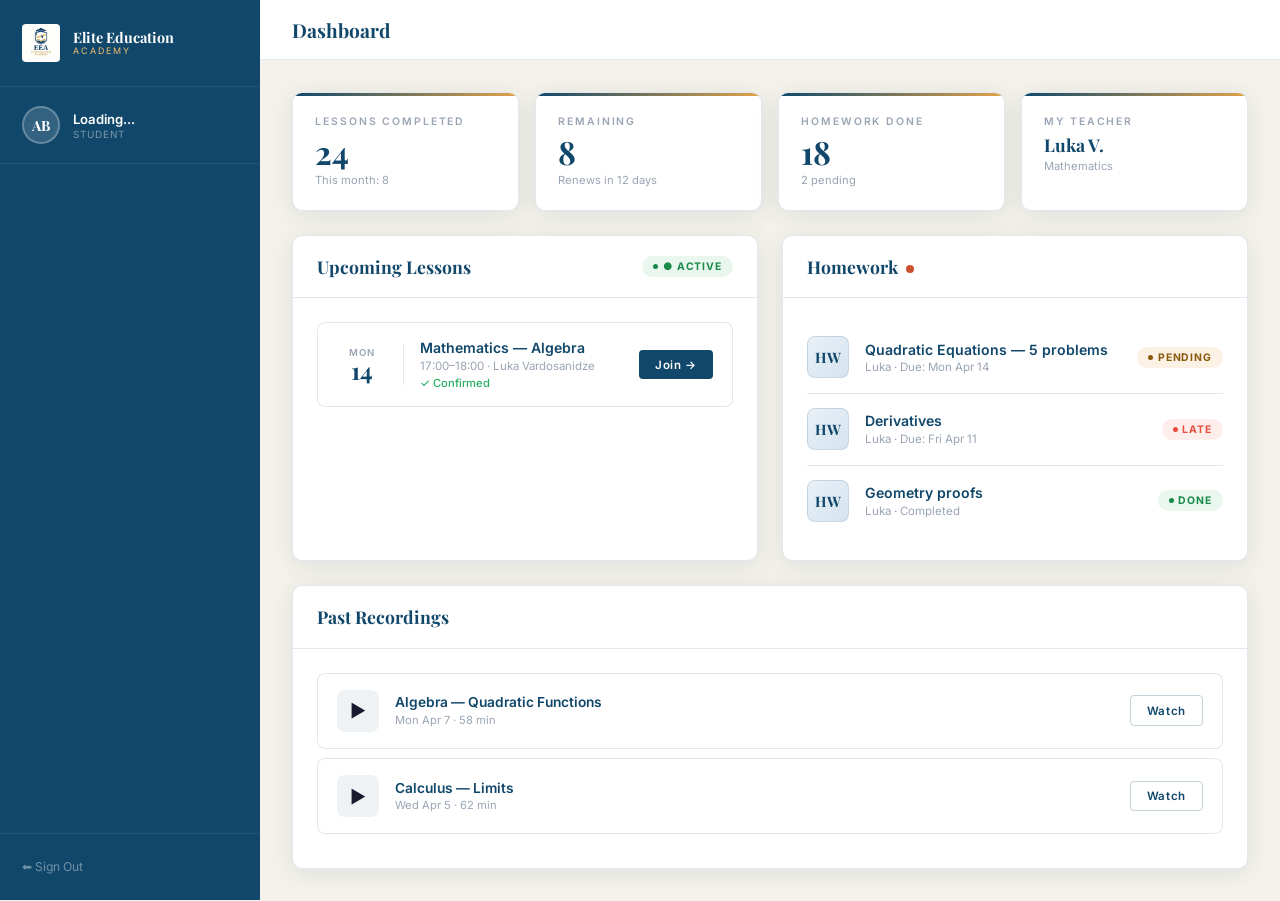
<file: pages/dashboard.html>
<!DOCTYPE html>
<html lang="ka">
<head>
  <meta charset="UTF-8" />
  <meta name="viewport" content="width=device-width, initial-scale=1.0" />
  <title>Platform · Elite Education Academy</title>
  <link rel="icon" type="image/jpeg" href="../assets/logo-eea.jpg" />
  <link rel="preconnect" href="https://fonts.googleapis.com" />
  <link href="https://fonts.googleapis.com/css2?family=Playfair+Display:ital,wght@0,700;1,400&family=Inter:wght@300;400;500;600&display=swap" rel="stylesheet" />
  <link rel="stylesheet" href="../css/platform.css" />
</head>
<body>

<!-- ══════════════════════ SIDEBAR ══════════════════════ -->
<aside class="sidebar">
  <div class="sidebar-brand">
    <img src="../assets/logo-eea.jpg" alt="EEA" class="sidebar-logo" />
    <div class="sidebar-brand-text">
      <span class="sidebar-brand-name">Elite Education</span>
      <span class="sidebar-brand-sub">Academy</span>
    </div>
  </div>

  <div class="sidebar-user">
    <div class="sidebar-avatar" id="sidebar-avatar">AB</div>
    <div class="sidebar-user-info">
      <div class="sidebar-user-name" id="sidebar-name">Loading...</div>
      <div class="sidebar-user-role" id="sidebar-role">Student</div>
    </div>
  </div>

  <nav class="sidebar-nav" id="sidebar-nav"></nav>

  <div class="sidebar-footer">
    <button class="btn-logout" onclick="signOut()">⬅ Sign Out</button>
  </div>
</aside>

<!-- ══════════════════════ MAIN ══════════════════════ -->
<div class="main-content">
  <div class="topbar">
    <button class="hamburger" id="hamburger-btn" onclick="toggleSidebar()" aria-label="Menu">
      <span></span><span></span><span></span>
    </button>
    <div class="topbar-title" id="topbar-title">Dashboard</div>
    <div class="topbar-actions">
      <span class="topbar-date" id="topbar-date"></span>
    </div>
  </div>

  <div class="content-area">

    <!-- ═══════ STUDENT PANELS ═══════ -->

    <!-- S: Dashboard -->
    <div class="panel active" id="panel-s-home">
      <div class="stats-row">
        <div class="stat-card"><div class="stat-card-label">Lessons Completed</div><div class="stat-card-value">24</div><div class="stat-card-sub">This month: 8</div></div>
        <div class="stat-card"><div class="stat-card-label">Remaining</div><div class="stat-card-value" id="stats-remaining">8</div><div class="stat-card-sub">Renews in 12 days</div></div>
        <div class="stat-card"><div class="stat-card-label">Homework Done</div><div class="stat-card-value">18</div><div class="stat-card-sub">2 pending</div></div>
        <div class="stat-card"><div class="stat-card-label">My Teacher</div><div class="stat-card-value" style="font-size:1.1rem;margin-top:0.4rem">Luka V.</div><div class="stat-card-sub">Mathematics</div></div>
      </div>
      <div class="grid-2">
        <div class="card">
          <div class="card-header"><div class="card-title">Upcoming Lessons</div><span class="badge badge-green">● Active</span></div>
          <div class="card-body" id="upcoming-sessions">
            <div class="sched-item">
              <div class="sched-date"><div class="sched-day">Mon</div><div class="sched-num">14</div></div>
              <div class="sched-sep"></div>
              <div class="sched-info"><div class="sched-subject">Mathematics — Algebra</div><div class="sched-time">17:00–18:00 · Luka Vardosanidze</div><div class="sched-agreed">✓ Confirmed</div></div>
              <button class="btn-sm btn-primary-sm" onclick="switchPanel('s-lesson')">Join →</button>
            </div>
          </div>
        </div>
        <div class="card">
          <div class="card-header"><div class="card-title">Homework <span class="notif-dot"></span></div></div>
          <div class="card-body">
            <div class="lesson-item"><div class="lesson-avatar">HW</div><div class="lesson-info"><div class="lesson-name">Quadratic Equations — 5 problems</div><div class="lesson-meta">Luka · Due: Mon Apr 14</div></div><span class="badge badge-gold">Pending</span></div>
            <div class="lesson-item"><div class="lesson-avatar">HW</div><div class="lesson-info"><div class="lesson-name">Derivatives</div><div class="lesson-meta">Luka · Due: Fri Apr 11</div></div><span class="badge badge-red">Late</span></div>
            <div class="lesson-item"><div class="lesson-avatar">HW</div><div class="lesson-info"><div class="lesson-name">Geometry proofs</div><div class="lesson-meta">Luka · Completed</div></div><span class="badge badge-green">Done</span></div>
          </div>
        </div>
      </div>
      <!-- Past Recordings -->
      <div class="card" style="margin-top:1.5rem">
        <div class="card-header"><div class="card-title">Past Recordings</div></div>
        <div class="card-body" id="s-recordings-list">
          <div class="recording-item"><div class="rec-icon">▶</div><div class="rec-info"><div class="rec-title">Algebra — Quadratic Functions</div><div class="rec-meta">Mon Apr 7 · 58 min</div></div><button class="btn-sm btn-ghost-sm">Watch</button></div>
          <div class="recording-item"><div class="rec-icon">▶</div><div class="rec-info"><div class="rec-title">Calculus — Limits</div><div class="rec-meta">Wed Apr 5 · 62 min</div></div><button class="btn-sm btn-ghost-sm">Watch</button></div>
        </div>
      </div>
    </div><!-- /s-home -->

    <!-- S: Chat -->
    <div class="panel" id="panel-s-chat" style="height:calc(100vh - 120px);display:none;flex-direction:column">
      <div class="card" style="flex:1;display:flex;flex-direction:column;overflow:hidden">
        <div class="channel-header">
          <div class="channel-av teacher" id="s-peer-avatar">T</div>
          <div style="flex:1">
            <div class="channel-name" id="channel-name">Your Teacher</div>
            <div class="channel-status" id="s-channel-status">Loading...</div>
          </div>
        </div>
        <div class="channel-body" id="channel-body">
          <div class="channel-sys">Conversation · 2026</div>
        </div>
        <div class="channel-input-area">
          <div class="channel-quick">
            <button class="channel-quick-btn" onclick="quickMsg('s','Confirmed! ✓')">✓ Confirmed</button>
            <button class="channel-quick-btn" onclick="quickMsg('s','I cannot make that time, can we reschedule?')">⏰ Other time?</button>
            <button class="channel-quick-btn" onclick="quickMsg('s','Thank you! 🙏')">🙏 Thank you</button>
          </div>
          <div class="channel-input-row" style="margin-top:0.6rem">
            <textarea class="channel-input" id="s-channel-input" placeholder="Message..." rows="1" oninput="handleTyping('s')" onkeydown="if(event.key==='Enter'&&!event.shiftKey){event.preventDefault();sendChatMsg('s')}"></textarea>
            <button class="btn-channel-send" onclick="sendChatMsg('s')">➤</button>
          </div>
        </div>
      </div>
    </div><!-- /s-chat -->

    <!-- S: Recordings panel -->
    <div class="panel" id="panel-s-recordings">
      <div class="card">
        <div class="card-header"><div class="card-title">All Recordings</div></div>
        <div class="card-body" id="s-recordings-all">
          <div class="recording-item"><div class="rec-icon">▶</div><div class="rec-info"><div class="rec-title">Algebra — Quadratic Functions</div><div class="rec-meta">Mon Apr 7 · 58 min</div></div><button class="btn-sm btn-ghost-sm">Watch</button></div>
          <div class="recording-item"><div class="rec-icon">▶</div><div class="rec-info"><div class="rec-title">Calculus — Limits</div><div class="rec-meta">Wed Apr 5 · 62 min</div></div><button class="btn-sm btn-ghost-sm">Watch</button></div>
          <div class="recording-item"><div class="rec-icon">▶</div><div class="rec-info"><div class="rec-title">Geometry — Vectors</div><div class="rec-meta">Mon Mar 31 · 55 min</div></div><button class="btn-sm btn-ghost-sm">Watch</button></div>
        </div>
      </div>
    </div><!-- /s-recordings -->

    <!-- S: Profile settings -->
    <div class="panel" id="panel-s-profile" >
      <div class="card" style="max-width:520px">
        <div class="card-header"><div class="card-title">Profile & Settings</div></div>
        <div class="card-body" style="display:flex;flex-direction:column;gap:1rem">
          <div class="form-group2"><label class="form-label2">Full Name</label><input class="form-input2" id="prof-name" type="text" /></div>
          <div class="form-group2"><label class="form-label2">Email</label><input class="form-input2" id="prof-email" type="email" disabled style="opacity:0.6" /></div>
          <button class="btn-modal-primary" onclick="saveProfile()">✓ Save</button>
          <hr style="border:none;border-top:1px solid var(--border);margin:0.5rem 0" />
          <div class="form-group2"><label class="form-label2">New Password</label><input class="form-input2" id="prof-new-pass" type="password" placeholder="••••••••" /></div>
          <button class="btn-modal-primary" onclick="changePassword()" style="background:var(--rust)">🔒 Change Password</button>
        </div>
      </div>
    </div><!-- /s-profile -->

    <!-- S: Live Lesson -->
    <div class="panel" id="panel-s-lesson" style="padding:0;display:none">
      <div class="lesson-room">
        <div class="whiteboard-area">
          <div class="wb-toolbar">
            <span class="wb-title">📡 Lesson · Algebra · <span id="wb-timer-s">00:00</span></span>
            <button class="wb-tool active" id="wbToolPenS" onclick="setWbTool('pen')" title="Pen">✏️</button>
            <button class="wb-tool" id="wbToolEraserS" onclick="setWbTool('eraser')" title="Eraser">⬜</button>
            <div class="wb-sep"></div>
            <div class="wb-color active" style="background:#fff" onclick="setWbColor('#fff',this)"></div>
            <div class="wb-color" style="background:#f0bc6e" onclick="setWbColor('#f0bc6e',this)"></div>
            <div class="wb-color" style="background:#6be0f0" onclick="setWbColor('#6be0f0',this)"></div>
            <div class="wb-color" style="background:#f06b6b" onclick="setWbColor('#f06b6b',this)"></div>
            <div class="wb-sep"></div>
            <button class="wb-tool" onclick="clearWb()">🗑</button>
          </div>
          <div class="wb-canvas-wrap"><canvas id="wb-canvas-s"></canvas></div>
          <div class="wb-footer">
            <span class="wb-status">Whiteboard auto-saves</span>
            <button class="btn-wb-save" onclick="saveWb()">💾 Save</button>
            <button class="btn-wb-end" onclick="endLesson('s')">■ End Lesson</button>
          </div>
        </div>
        <div class="lesson-sidebar">
          <div class="ls-tabs">
            <div class="ls-tab active" onclick="switchLsTab(this,'ls-chat-s')">Chat</div>
            <div class="ls-tab" onclick="switchLsTab(this,'ls-hw-s')">Homework</div>
          </div>
          <div class="ls-panel active" id="ls-chat-s">
            <div class="chat-messages" id="chat-messages-s">
              <div class="chat-system">Lesson started</div>
            </div>
            <div class="chat-input-row">
              <input class="chat-input" id="chat-input-s" placeholder="Message teacher..." onkeydown="if(event.key==='Enter')sendLessonChat('s')" />
              <button class="btn-send" onclick="sendLessonChat('s')">➤</button>
            </div>
          </div>
          <div class="ls-panel" id="ls-hw-s" style="overflow-y:auto;padding:0.75rem">
            <div class="ai-section-label" style="margin-bottom:0.5rem">Your Homework</div>
            <div id="student-hw-list">
              <div style="color:var(--text3);font-size:0.82rem">Loading...</div>
            </div>
          </div>
          </div>
        </div>
      </div>
    </div><!-- /s-lesson -->

    <!-- ═══════ TEACHER PANELS ═══════ -->

    <!-- T: Dashboard -->
    <div class="panel" id="panel-t-home" style="display:none">
      <div class="stats-row">
        <div class="stat-card"><div class="stat-card-label">Today's Lessons</div><div class="stat-card-value">3</div><div class="stat-card-sub">Next: 15:00 with Ana</div></div>
        <div class="stat-card"><div class="stat-card-label">Active Students</div><div class="stat-card-value">12</div><div class="stat-card-sub">2 need renewal</div></div>
        <div class="stat-card"><div class="stat-card-label">Lessons This Month</div><div class="stat-card-value">28</div><div class="stat-card-sub">+4 from last month</div></div>
        <div class="stat-card"><div class="stat-card-label">Pending</div><div class="stat-card-value">5</div><div class="stat-card-sub">Homework to set</div></div>
      </div>
      <div class="grid-2">
        <div class="card">
          <div class="card-header"><div class="card-title">My Students</div><button class="btn-sm btn-primary-sm" onclick="switchPanel('t-students')">+ View All</button></div>
          <div class="card-body" id="t-students-list">
            <div style="color:var(--text3);font-size:0.82rem;padding:0.5rem 0">Loading students...</div>
          </div>
        </div>
        <div class="card">
          <div class="card-header"><div class="card-title">Schedule Lesson</div></div>
          <div class="card-body">
            <div class="form-group2"><label class="form-label2">Student</label><select class="form-input2" id="sched-student"><option value="">Loading...</option></select></div>
            <div style="display:grid;grid-template-columns:1fr 1fr;gap:0.75rem">
              <div class="form-group2"><label class="form-label2">Date</label><input type="date" class="form-input2" id="sched-date" /></div>
              <div class="form-group2"><label class="form-label2">Time</label><select class="form-input2" id="sched-time"><option>09:00</option><option>10:00</option><option>14:00</option><option>15:00</option><option>16:00</option><option selected>17:00</option><option>18:00</option><option>19:00</option></select></div>
            </div>
            <div class="form-group2"><label class="form-label2">Topic</label><input type="text" class="form-input2" id="sched-topic" placeholder="e.g. Quadratic Equations" /></div>
            <button class="btn-modal-primary" onclick="scheduleLesson()" style="width:100%;margin-top:0.25rem">Send via Chat →</button>
          </div>
        </div>
      </div>
    </div><!-- /t-home -->

    <!-- T: Chat -->
    <div class="panel" id="panel-t-chat" style="height:calc(100vh - 120px);display:none;flex-direction:column">
      <div class="card" style="flex:1;display:flex;flex-direction:column;overflow:hidden">
        <div class="channel-header">
          <div id="t-student-chips" style="display:flex;gap:0.4rem;flex-wrap:wrap;flex:1">
            <span style="color:var(--text3);font-size:0.78rem;align-self:center">Loading students...</span>
          </div>
          <div style="text-align:right">
            <div class="channel-name" id="t-channel-name">Select a student</div>
            <div class="channel-status" id="t-channel-status">Choose from list above</div>
          </div>
        </div>
        <div class="channel-body" id="channel-body-t">
          <div class="channel-sys">Conversation · 2026</div>
        </div>
        <div class="channel-input-area">
          <div class="channel-quick">
            <button class="channel-quick-btn" onclick="quickMsg('t','Tomorrow Lesson at usual time.')">📅 Tomorrow Lesson</button>
            <button class="channel-quick-btn" onclick="quickMsg('t','Please complete your homework.')">📝 Homework reminder</button>
          </div>
          <div class="channel-input-row" style="margin-top:0.6rem">
            <textarea class="channel-input" id="t-channel-input" placeholder="Message..." rows="1" oninput="handleTyping('t')" onkeydown="if(event.key==='Enter'&&!event.shiftKey){event.preventDefault();sendChatMsg('t')}"></textarea>
            <button class="btn-channel-send" onclick="sendChatMsg('t')">➤</button>
          </div>
        </div>
      </div>
    </div><!-- /t-chat -->

    <!-- T: Recordings -->
    <div class="panel" id="panel-t-recordings" style="display:none">
      <div class="card">
        <div class="card-header"><div class="card-title">Past Recordings</div></div>
        <div class="card-body">
          <div class="recording-item"><div class="rec-icon">▶</div><div class="rec-info"><div class="rec-title">Ana Beridze · Algebra</div><div class="rec-meta">Mon Apr 7 · 58 min</div></div><button class="btn-sm btn-ghost-sm">Watch</button></div>
          <div class="recording-item"><div class="rec-icon">▶</div><div class="rec-info"><div class="rec-title">Giorgi · Calculus</div><div class="rec-meta">Wed Apr 5 · 62 min</div></div><button class="btn-sm btn-ghost-sm">Watch</button></div>
        </div>
      </div>
    </div><!-- /t-recordings -->

    <!-- T: Students list -->
    <div class="panel" id="panel-t-students" style="display:none">
      <div class="card">
        <div class="card-header"><div class="card-title">Student List</div><button class="btn-sm btn-primary-sm" onclick="openModal('add-student-modal')">+ Add</button></div>
        <div class="card-body" id="t-students-full">
          <div class="lesson-item"><div class="lesson-avatar">AB</div><div class="lesson-info"><div class="lesson-name">Ana Beridze</div><div class="lesson-meta">32 lessons · 24 used · 8 remaining · <span style="color:var(--green)">Active</span></div></div><span class="badge badge-green">Active</span></div>
          <div class="lesson-item"><div class="lesson-avatar">GM</div><div class="lesson-info"><div class="lesson-name">Giorgi Mchedlishvili</div><div class="lesson-meta">16 lessons · 16 used · 0 remaining · <span style="color:var(--red)">Expired</span></div></div><span class="badge badge-red">Expired</span></div>
        </div>
      </div>
    </div><!-- /t-students -->

    <!-- T: Profile -->
    <div class="panel" id="panel-t-profile" style="display:none" >
      <div class="card" style="max-width:520px">
        <div class="card-header"><div class="card-title">Profile & Settings</div></div>
        <div class="card-body" style="display:flex;flex-direction:column;gap:1rem">
          <div class="form-group2"><label class="form-label2">Full Name</label><input class="form-input2" id="prof-name" type="text" /></div>
          <div class="form-group2"><label class="form-label2">Email</label><input class="form-input2" id="prof-email" type="email" disabled style="opacity:0.6" /></div>
          <button class="btn-modal-primary" onclick="saveProfile()">✓ Save</button>
          <hr style="border:none;border-top:1px solid var(--border);margin:0.5rem 0" />
          <div class="form-group2"><label class="form-label2">New Password</label><input class="form-input2" id="prof-new-pass" type="password" placeholder="••••••••" /></div>
          <button class="btn-modal-primary" onclick="changePassword()" style="background:var(--rust)">🔒 Change Password</button>
        </div>
      </div>
    </div><!-- /t-profile -->

    <!-- T: Lesson room -->
    <div class="panel" id="panel-t-lesson" style="padding:0;display:none">
      <div class="lesson-room">
        <div class="whiteboard-area">
          <div class="wb-toolbar">
            <span class="wb-title">📡 Teaching: <span id="wb-student-name">Student</span> · <span id="wb-timer-t">00:00</span></span>
            <button class="wb-tool active" onclick="setWbTool('pen')">✏️</button>
            <button class="wb-tool" onclick="setWbTool('eraser')">⬜</button>
            <div class="wb-sep"></div>
            <div class="wb-color active" style="background:#fff" onclick="setWbColor('#fff',this)"></div>
            <div class="wb-color" style="background:#f0bc6e" onclick="setWbColor('#f0bc6e',this)"></div>
            <div class="wb-color" style="background:#6be0f0" onclick="setWbColor('#6be0f0',this)"></div>
            <div class="wb-color" style="background:#f06b6b" onclick="setWbColor('#f06b6b',this)"></div>
            <div class="wb-color" style="background:#90ee90" onclick="setWbColor('#90ee90',this)"></div>
            <div class="wb-sep"></div>
            <button class="wb-tool" onclick="clearWb()">🗑</button>
          </div>
          <div class="wb-canvas-wrap"><canvas id="wb-canvas-t"></canvas></div>
          <div class="wb-footer">
            <span class="wb-status">Auto-saves</span>
            <button class="btn-wb-save" onclick="saveWb()">💾 Save</button>
            <button class="btn-wb-end" onclick="endLesson('t')">■ End Lesson</button>
          </div>
        </div>
        <div class="lesson-sidebar">
          <div class="ls-tabs">
            <div class="ls-tab active" onclick="switchLsTab(this,'ls-chat-t')">Chat</div>
            <div class="ls-tab" onclick="switchLsTab(this,'ls-ai-t')">AI Homework</div>
          </div>
          <div class="ls-panel active" id="ls-chat-t">
            <div class="chat-messages" id="chat-messages-t"><div class="chat-system">Lesson started</div></div>
            <div class="chat-input-row">
              <input class="chat-input" id="chat-input-t" placeholder="Message student..." onkeydown="if(event.key==='Enter')sendLessonChat('t')" />
              <button class="btn-send" onclick="sendLessonChat('t')">➤</button>
            </div>
          </div>
          <div class="ls-panel" id="ls-ai-t">
            <div class="ai-section">
              <div class="ai-section-label" style="margin-bottom:0.3rem">Send to Student</div>
              <select class="form-input2" id="ai-target-student" style="font-size:0.72rem;padding:0.45rem;margin-bottom:0.5rem;width:100%">
                <option value="">— Current lesson student —</option>
              </select>
              <div class="ai-section-label">Lesson Topic</div>
              <textarea class="ai-topic-input" id="ai-topic" placeholder="e.g. Quadratic equations, algebra, calculus..."></textarea>
              <div style="display:flex;gap:0.5rem;margin-top:0.5rem">
                <select class="form-input2" id="aiDifficulty" style="font-size:0.72rem;padding:0.45rem">
                  <option value="mixed">Mixed</option>
                  <option value="easy">Easy</option>
                  <option value="medium">Medium</option>
                  <option value="hard">Hard</option>
                </select>
                <select class="form-input2" id="aiCount" style="font-size:0.72rem;padding:0.45rem">
                  <option value="3">3 problems</option>
                  <option value="5" selected>5 problems</option>
                  <option value="8">8 problems</option>
                </select>
              </div>
              <button class="btn-ai-generate" id="btn-ai-gen" onclick="generateHomework()">✨ Generate AI Homework</button>
              <div id="ai-provider-status" style="font-size:0.65rem;color:var(--text3);margin-top:0.35rem;text-align:center"></div>
            </div>
            <div id="ai-result"></div>
            <div style="margin-top:0.7rem;padding:0.65rem 0.8rem;background:rgba(16,71,106,0.05);border:1px dashed var(--border2);border-radius:6px;font-size:0.67rem;color:var(--text3);line-height:1.65">
              <strong style="color:var(--navy);display:block;margin-bottom:0.25rem">🔑 Free AI (Groq / Hugging Face)</strong>
              1. <a href="https://console.groq.com" target="_blank" style="color:var(--navy);font-weight:600">console.groq.com</a> → API Keys → copy<br>
              2. <code style="background:rgba(0,0,0,0.06);padding:1px 4px;border-radius:3px">js/platform.js</code> → <code style="background:rgba(0,0,0,0.06);padding:1px 4px;border-radius:3px">YOUR_GROQ_API_KEY</code> → paste<br>
              or HF: <a href="https://huggingface.co/settings/tokens" target="_blank" style="color:var(--navy)">huggingface.co/settings/tokens</a>
            </div>
          </div>
        </div>
      </div>
    </div><!-- /t-lesson -->

  </div><!-- /content-area -->
</div><!-- /main-content -->

<!-- ══════════════════ BOOK SESSION MODAL ══════════════════ -->
<div class="modal-overlay" id="book-modal">
  <div class="modal-box2">
    <div class="modal2-header"><div class="modal2-title">📅 Book a Session</div><button class="modal2-close" onclick="closeModal('book-modal')">✕</button></div>
    <div class="modal2-body">
      <input type="hidden" id="b-teacher-id" />
      <div class="form-group2"><label class="form-label2">Teacher</label><input class="form-input2" id="b-teacher-name" readonly /></div>
      <div style="display:grid;grid-template-columns:1fr 1fr;gap:0.75rem">
        <div class="form-group2"><label class="form-label2">Date</label><input type="date" class="form-input2" id="b-date" /></div>
        <div class="form-group2"><label class="form-label2">Time</label><select class="form-input2" id="b-time"><option>09:00</option><option>10:00</option><option>14:00</option><option>15:00</option><option>16:00</option><option>17:00</option><option>18:00</option><option>19:00</option></select></div>
      </div>
      <div class="form-group2"><label class="form-label2">Topic</label><input type="text" class="form-input2" id="b-topic" placeholder="e.g. Algebra" /></div>
      <button class="btn-modal-primary" onclick="submitBooking()" style="width:100%">✓ Confirm Booking</button>
    </div>
  </div>
</div>

<!-- ══════════════════ ADD STUDENT MODAL ══════════════════ -->
<div class="modal-overlay" id="add-student-modal">
  <div class="modal-box2">
    <div class="modal2-header"><div class="modal2-title">+ Add Student</div><button class="modal2-close" onclick="closeModal('add-student-modal')">✕</button></div>
    <div class="modal2-body">
      <div class="form-group2"><label class="form-label2">Full Name</label><input class="form-input2" id="new-student-name" placeholder="Full Name Surname" /></div>
      <div class="form-group2"><label class="form-label2">Email</label><input class="form-input2" id="new-student-email" type="email" placeholder="student@email.com" /></div>
      <div class="form-group2"><label class="form-label2">Subject</label><select class="form-input2" id="new-student-subject"><option value="math">Mathematics</option><option value="french">French</option></select></div>
      <div class="form-group2"><label class="form-label2">Lesson Package</label><select class="form-input2" id="new-student-lessons"><option value="8">8 lessons</option><option value="16">16 lessons</option><option value="32">32 lessons</option></select></div>
      <button class="btn-modal-primary" onclick="addStudent()" style="width:100%">✓ Invite Student</button>
    </div>
  </div>
</div>

<div id="toaster"></div>

<script>
function sendLessonChat(role) {
  const input = document.getElementById('chat-input-' + role);
  const cont  = document.getElementById('chat-messages-' + role);
  if (!input || !cont || !input.value.trim()) return;
  const msg = input.value.trim(); input.value = '';
  const div = document.createElement('div');
  div.className = 'chat-msg own';
  div.innerHTML = `<div class="chat-av">${role==='t'?'T':'S'}</div><div><div class="chat-bubble">${msg}</div><div class="chat-time">Now</div></div>`;
  cont.appendChild(div); cont.scrollTop = cont.scrollHeight;
}
function switchLsTab(tab, panelId) {
  tab.parentElement.querySelectorAll('.ls-tab').forEach(t=>t.classList.remove('active'));
  tab.classList.add('active');
  tab.parentElement.parentElement.querySelectorAll('.ls-panel').forEach(p=>p.classList.remove('active'));
  const t=document.getElementById(panelId); if(t)t.classList.add('active');
}
</script>

<script>
function toggleSidebar() {
  const s=document.getElementById('sidebar'), o=document.getElementById('sidebar-overlay');
  const open = s.classList.toggle('sidebar-open');
  o.style.display = open ? 'block' : 'none';
}
function closeSidebar() {
  document.getElementById('sidebar').classList.remove('sidebar-open');
  document.getElementById('sidebar-overlay').style.display='none';
}
// Close sidebar on panel switch on mobile
const origSwitch = window.switchPanel;
window.addEventListener('load', () => {
  if (window.switchPanel) {
    const orig = window.switchPanel;
    window.switchPanel = function(id) { orig(id); if(window.innerWidth<900) closeSidebar(); };
  }
});
</script>
<script type="module" src="../js/platform.js"></script>
</body>
</html>
</file>
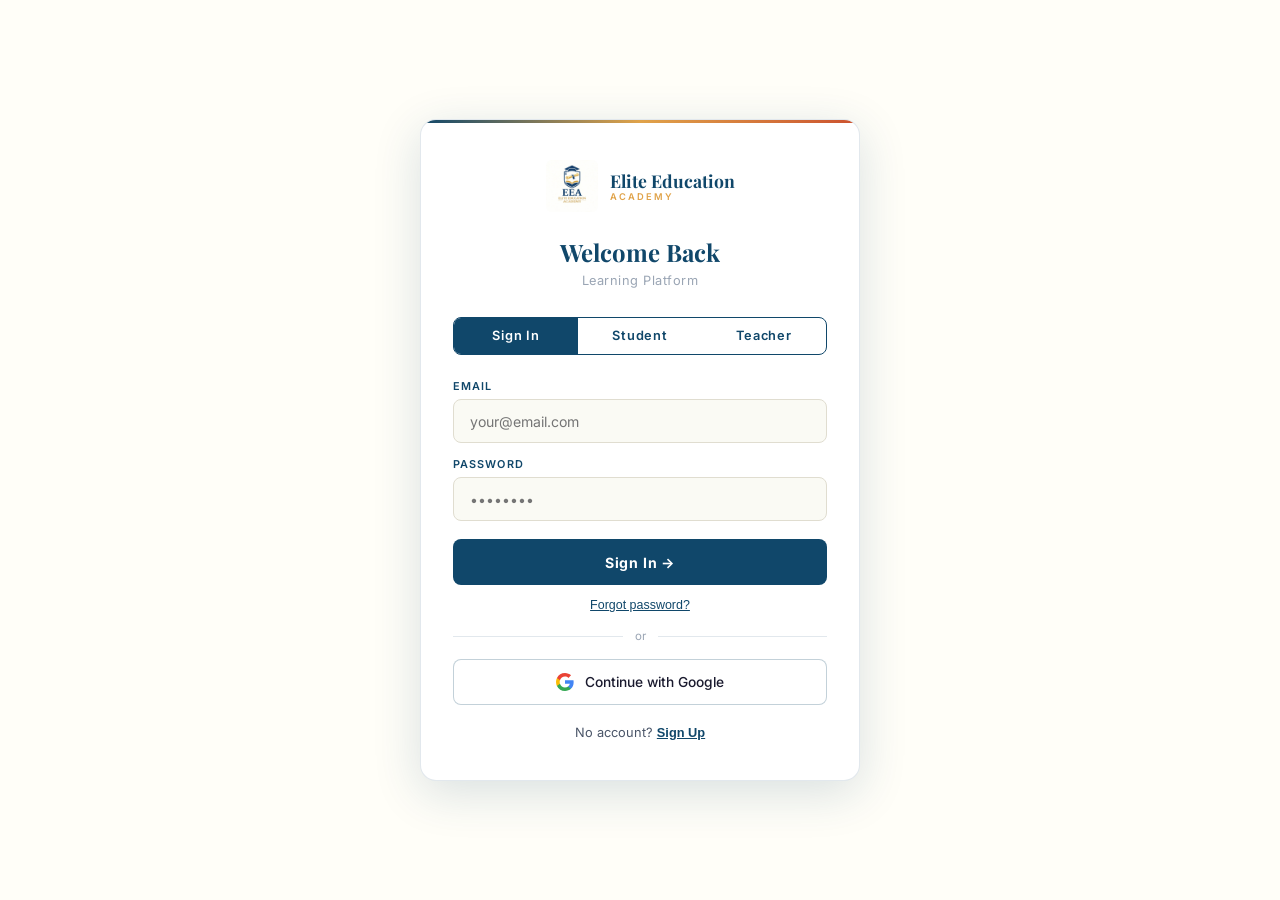
<file: pages/login.html>
<!DOCTYPE html>
<html lang="ka">
<head>
  <meta charset="UTF-8" />
  <meta name="viewport" content="width=device-width, initial-scale=1.0" />
  <title>Sign In · Elite Education Academy</title>
  <link rel="icon" type="image/jpeg" href="../assets/logo-eea.jpg" />
  <link rel="preconnect" href="https://fonts.googleapis.com" />
  <link href="https://fonts.googleapis.com/css2?family=Playfair+Display:ital,wght@0,700;1,400&family=Inter:wght@300;400;500;600&display=swap" rel="stylesheet" />
  <style>
    *,*::before,*::after{box-sizing:border-box;margin:0;padding:0}
    html{font-size:16px;scroll-behavior:smooth}
    body{font-family:'Inter',sans-serif;background:#fffef8;color:#1a1a2e;min-height:100vh;display:flex;align-items:center;justify-content:center;padding:1rem;-webkit-font-smoothing:antialiased}

    :root{
      --cream:#fffef8;--navy:#10476a;--gold:#e0a34a;--rust:#cb512e;
      --dark:#0d2f45;--text2:#4a5568;--text3:#9aa5b4;
      --border:rgba(16,71,106,0.12);--border2:rgba(16,71,106,0.25);
      --shadow:0 4px 24px rgba(16,71,106,0.10);--shadow2:0 12px 48px rgba(16,71,106,0.16);
      --green:#27ae60;--red:#e74c3c;
    }

    /* ── CARD ── */
    .auth-card{
      background:white;border:1px solid var(--border);border-radius:16px;
      padding:2.5rem 2rem;width:100%;max-width:440px;
      box-shadow:var(--shadow2);position:relative;overflow:hidden;
    }
    .auth-card::before{content:'';position:absolute;top:0;left:0;right:0;height:3px;background:linear-gradient(90deg,var(--navy),var(--gold),var(--rust))}

    /* ── LOGO ── */
    .logo-wrap{display:flex;align-items:center;gap:0.75rem;justify-content:center;margin-bottom:1.5rem}
    .logo-img{height:52px;border-radius:6px}
    .logo-text{display:flex;flex-direction:column;line-height:1.2}
    .logo-name{font-family:'Playfair Display',serif;font-size:1.1rem;font-weight:700;color:var(--navy)}
    .logo-sub{font-size:0.58rem;color:var(--gold);letter-spacing:0.22em;text-transform:uppercase;font-weight:600}

    /* ── TITLE ── */
    .auth-title{font-family:'Playfair Display',serif;font-size:1.5rem;color:var(--navy);font-weight:700;text-align:center;margin-bottom:0.3rem}
    .auth-sub{font-size:0.8rem;color:var(--text3);text-align:center;margin-bottom:1.8rem;letter-spacing:0.04em}

    /* ── TABS ── */
    .role-tabs{display:grid;grid-template-columns:1fr 1fr;margin-bottom:1.5rem;border:1.5px solid var(--navy);border-radius:8px;overflow:hidden}
    .role-tab{padding:0.65rem;background:transparent;border:none;font-family:'Inter',sans-serif;font-size:0.8rem;font-weight:600;color:var(--navy);cursor:pointer;letter-spacing:0.06em;transition:all 0.2s}
    .role-tab.active{background:var(--navy);color:white}

    /* ── FORM ── */
    .form-group{display:flex;flex-direction:column;gap:0.4rem;margin-bottom:0.85rem}
    .form-label{font-size:0.68rem;color:var(--navy);font-weight:600;letter-spacing:0.1em;text-transform:uppercase}
    .form-input{padding:0.78rem 1rem;background:#fafaf4;border:1.5px solid #e0ddd0;border-radius:8px;font-family:'Inter',sans-serif;font-size:0.88rem;color:#1a1a2e;outline:none;transition:border-color 0.2s;width:100%}
    .form-input:focus{border-color:var(--navy)}

    /* ── BUTTONS ── */
    .btn-submit{width:100%;padding:0.9rem;background:var(--navy);color:white;border:none;border-radius:8px;font-family:'Inter',sans-serif;font-size:0.88rem;font-weight:700;cursor:pointer;letter-spacing:0.06em;transition:all 0.25s;margin-top:0.3rem}
    .btn-submit:hover{background:var(--dark)}
    .btn-submit:disabled{opacity:0.6;cursor:wait}

    .divider{display:flex;align-items:center;gap:0.75rem;margin:1rem 0}
    .divider::before,.divider::after{content:'';flex:1;height:1px;background:var(--border)}
    .divider span{font-size:0.72rem;color:var(--text3);white-space:nowrap}

    .btn-google{width:100%;padding:0.82rem;background:white;border:1.5px solid var(--border2);border-radius:8px;font-family:'Inter',sans-serif;font-size:0.86rem;font-weight:500;cursor:pointer;display:flex;align-items:center;justify-content:center;gap:0.7rem;transition:all 0.2s;color:#1a1a2e}
    .btn-google:hover{border-color:var(--navy);background:#fafaf4}
    .g-icon{width:18px;height:18px;flex-shrink:0}

    /* ── SWITCH ── */
    .switch-mode{text-align:center;margin-top:1.2rem;font-size:0.8rem;color:var(--text2)}
    .switch-mode button{background:none;border:none;color:var(--navy);font-weight:600;cursor:pointer;font-size:0.8rem;text-decoration:underline}

    /* ── TOASTER ── */
    #toaster{position:fixed;bottom:1.5rem;right:1.5rem;z-index:9999;display:flex;flex-direction:column;gap:0.5rem}
    .toast{background:var(--navy);color:white;padding:0.75rem 1.2rem;border-radius:8px;font-size:0.8rem;font-weight:500;box-shadow:var(--shadow2);max-width:300px;animation:fadeUp 0.3s ease}
    .toast.success{background:var(--green)}
    .toast.warning{background:var(--rust)}
    @keyframes fadeUp{from{opacity:0;transform:translateY(8px)}to{opacity:1;transform:translateY(0)}}
  </style>
</head>
<body>

<div class="auth-card">

  <div class="logo-wrap">
    <img src="../assets/logo-eea.jpg" alt="EEA" class="logo-img" />
    <div class="logo-text">
      <span class="logo-name">Elite Education</span>
      <span class="logo-sub">Academy</span>
    </div>
  </div>

  <h1 class="auth-title" id="auth-title">Welcome Back</h1>
  <p class="auth-sub">Learning Platform</p>

  <!-- Mode tabs: login / signup -->
  <div class="role-tabs" style="grid-template-columns:1fr 1fr 1fr">
    <button class="role-tab active" id="tab-login"   onclick="switchMode('login')">Sign In</button>
    <button class="role-tab"        id="tab-signup"  onclick="switchMode('signup')">Student</button>
    <button class="role-tab"        id="tab-teacher" onclick="switchMode('teacher')">Teacher</button>
  </div>

  <form id="auth-form" onsubmit="return false">

    <!-- Name (signup only) -->
    <div class="form-group" id="name-group" style="display:none">
      <label class="form-label">Full Name</label>
      <input class="form-input" id="full-name" type="text" placeholder="e.g. Jane Smith" autocomplete="name" />
    </div>

    <div class="form-group" id="teacher-code-group" style="display:none">
      <label class="form-label">Teacher Access Code</label>
      <input class="form-input" id="teacher-code" type="text" placeholder="Code provided by admin" />
      <span style="font-size:0.68rem;color:var(--text3);margin-top:4px">Code: <strong style="color:var(--navy)">EEA2026</strong></span>
    </div>

    <div class="form-group">
      <label class="form-label">Email</label>
      <input class="form-input" id="email" type="email" placeholder="your@email.com" autocomplete="email" required />
    </div>

    <div class="form-group">
      <label class="form-label">Password</label>
      <input class="form-input" id="password" type="password" placeholder="••••••••" autocomplete="current-password" required />
    </div>

    <button class="btn-submit" id="btn-submit" type="submit">Sign In →</button>
    <div id="forgot-wrap" style="text-align:center;margin-top:0.5rem">
      <button type="button" onclick="forgotPassword()" style="background:none;border:none;color:var(--navy);font-size:0.78rem;cursor:pointer;text-decoration:underline">Forgot password?</button>
    </div>
  </form>

  <div class="divider"><span>or</span></div>

  <button class="btn-google" onclick="signInWithGoogle()">
    <!-- Google G logo -->
    <svg class="g-icon" viewBox="0 0 18 18" xmlns="http://www.w3.org/2000/svg">
      <path fill="#4285F4" d="M17.64 9.2c0-.637-.057-1.251-.164-1.84H9v3.481h4.844a4.14 4.14 0 0 1-1.796 2.716v2.259h2.908c1.702-1.567 2.684-3.875 2.684-6.615z"/>
      <path fill="#34A853" d="M9 18c2.43 0 4.467-.806 5.956-2.18l-2.908-2.259c-.806.54-1.837.86-3.048.86-2.344 0-4.328-1.584-5.036-3.711H.957v2.332A8.997 8.997 0 0 0 9 18z"/>
      <path fill="#FBBC05" d="M3.964 10.71A5.41 5.41 0 0 1 3.682 9c0-.593.102-1.17.282-1.71V4.958H.957A8.996 8.996 0 0 0 0 9c0 1.452.348 2.827.957 4.042l3.007-2.332z"/>
      <path fill="#EA4335" d="M9 3.58c1.321 0 2.508.454 3.44 1.345l2.582-2.58C13.463.891 11.426 0 9 0A8.997 8.997 0 0 0 .957 4.958L3.964 7.29C4.672 5.163 6.656 3.58 9 3.58z"/>
    </svg>
    Continue with Google
  </button>

  <div class="switch-mode">
    <span id="switch-text">No account?</span>
    <button id="switch-btn" onclick="switchMode('signup')">Sign Up</button>
  </div>

</div>

<div id="toaster"></div>

<script type="module" src="../js/auth.js"></script>
<script>
  // sync switch button text with mode
  const origSwitch = window.switchMode;
  window.switchMode = function(m) {
    origSwitch && origSwitch(m);
    document.getElementById('switch-text').textContent = m==='login' ? 'No account?' : 'Already have an account?';
    document.getElementById('switch-btn').textContent  = m==='login' ? 'Sign Up' : 'Sign In';
    document.getElementById('switch-btn').onclick = () => window.switchMode(m==='login'?'signup':'login');
  };

  // Pre-select mode from sessionStorage (set by goToLogin() on landing page)
  document.addEventListener('DOMContentLoaded', function() {
    const mode = sessionStorage.getItem('auth_mode');
    sessionStorage.removeItem('auth_mode');
    if (mode === 'signup') {
      setTimeout(() => { if (window.switchMode) window.switchMode('signup'); }, 50);
    }
  });

  window.forgotPassword = async function() {
    const email = document.getElementById('email')?.value.trim();
    if (!email) {
      const input = document.getElementById('email');
      if (input) { input.focus(); input.placeholder = 'Enter your email first'; }
      return;
    }
    const btn = document.querySelector('[onclick="forgotPassword()"]');
    if (btn) { btn.textContent = 'Sending...'; btn.disabled = true; }
    try {
      const { createClient } = await import('https://esm.sh/@supabase/supabase-js@2');
      const supa = createClient(
        'https://iuucpfxvsabenldczyaw.supabase.co',
        'sb_publishable_kCS9u53wrcvAQKkrb7HQwQ_tnxitFqY'
      );
      const { error } = await supa.auth.resetPasswordForEmail(email, {
        redirectTo: window.location.origin + '/pages/login.html?mode=reset',
      });
      if (error) throw error;
      const toaster = document.getElementById('toaster');
      const t = document.createElement('div');
      t.className = 'toast success';
      t.textContent = '✅ Password reset email sent! Check your inbox.';
      toaster.appendChild(t);
      setTimeout(() => t.remove(), 5000);
    } catch(e) {
      const toaster = document.getElementById('toaster');
      const t = document.createElement('div');
      t.className = 'toast warning';
      t.textContent = 'Error: ' + e.message;
      toaster.appendChild(t);
      setTimeout(() => t.remove(), 4000);
    }
    if (btn) { btn.textContent = 'Forgot password?'; btn.disabled = false; }
  };

  // Handle password reset redirect
  if (window.location.search.includes('mode=reset') || window.location.hash.includes('type=recovery')) {
    document.addEventListener('DOMContentLoaded', function() {
      const resetForm = document.createElement('div');
      resetForm.style.cssText = 'position:fixed;inset:0;background:rgba(0,0,0,0.5);display:flex;align-items:center;justify-content:center;z-index:999';
      resetForm.innerHTML = `
        <div style="background:white;padding:2rem;border-radius:12px;width:360px;max-width:90vw">
          <h2 style="margin-bottom:1rem;font-size:1.1rem">Set New Password</h2>
          <input id="new-reset-pass" type="password" placeholder="New password (min 8 chars)" 
            style="width:100%;padding:0.75rem;border:1px solid #ccc;border-radius:6px;margin-bottom:0.75rem;font-family:inherit">
          <button onclick="submitReset()" 
            style="width:100%;padding:0.75rem;background:#10476a;color:white;border:none;border-radius:6px;cursor:pointer;font-family:inherit;font-size:0.9rem">
            Update Password
          </button>
        </div>`;
      document.body.appendChild(resetForm);

      window.submitReset = async function() {
        const pass = document.getElementById('new-reset-pass')?.value;
        if (!pass || pass.length < 8) { alert('Password must be at least 8 characters'); return; }
        try {
          const { createClient } = await import('https://esm.sh/@supabase/supabase-js@2');
          const supa = createClient(
            'https://iuucpfxvsabenldczyaw.supabase.co',
            'sb_publishable_kCS9u53wrcvAQKkrb7HQwQ_tnxitFqY'
          );
          const { error } = await supa.auth.updateUser({ password: pass });
          if (error) throw error;
          resetForm.remove();
          alert('✅ Password updated! Please sign in.');
        } catch(e) { alert('Error: ' + e.message); }
      };
    });
  }
</script>
</body>
</html>
</file>
<file: css/platform.css>
/* ============================================================
   platform.css  —  dashboard / platform styles
   (imported by dashboard.html only)
============================================================ */

*,*::before,*::after{box-sizing:border-box;margin:0;padding:0}
html{font-size:16px;scroll-behavior:smooth}
body{font-family:'Inter',sans-serif;background:#f4f2ea;color:#1a1a2e;min-height:100vh;-webkit-font-smoothing:antialiased}
::-webkit-scrollbar{width:4px}
::-webkit-scrollbar-track{background:#f4f2ea}
::-webkit-scrollbar-thumb{background:#10476a;border-radius:2px}

:root{
  --cream:#fffef8;--navy:#10476a;--gold:#e0a34a;--rust:#cb512e;
  --navy2:#1a6494;--gold2:#f0bc6e;--dark:#0d2f45;
  --text:#1a1a2e;--text2:#4a5568;--text3:#9aa5b4;
  --border:rgba(16,71,106,0.12);--border2:rgba(16,71,106,0.25);
  --shadow:0 4px 24px rgba(16,71,106,0.10);--shadow2:0 12px 48px rgba(16,71,106,0.16);
  --green:#27ae60;--red:#e74c3c;
}

/* ── LAYOUT ────────────────────────────────────── */
#app{display:flex;min-height:100vh}

.sidebar{
  width:260px;min-height:100vh;background:var(--navy);
  display:flex;flex-direction:column;
  position:fixed;top:0;left:0;bottom:0;z-index:100;
}
.sidebar-brand{padding:1.5rem 1.4rem;border-bottom:1px solid rgba(255,255,255,0.08);display:flex;align-items:center;gap:0.8rem}
.sidebar-logo{height:38px;border-radius:4px}
.sidebar-brand-text{display:flex;flex-direction:column;line-height:1.2}
.sidebar-brand-name{font-family:'Playfair Display',serif;font-size:0.9rem;color:white;font-weight:700}
.sidebar-brand-sub{font-size:0.56rem;color:var(--gold2);letter-spacing:0.22em;text-transform:uppercase}

.sidebar-user{padding:1.2rem 1.4rem;border-bottom:1px solid rgba(255,255,255,0.08);display:flex;align-items:center;gap:0.8rem}
.sidebar-avatar{width:38px;height:38px;border-radius:50%;background:rgba(255,255,255,0.15);border:2px solid rgba(255,255,255,0.25);display:flex;align-items:center;justify-content:center;font-family:'Playfair Display',serif;font-size:0.88rem;color:white;font-weight:700;flex-shrink:0}
.sidebar-user-info{flex:1;overflow:hidden}
.sidebar-user-name{font-size:0.82rem;color:white;font-weight:600;white-space:nowrap;overflow:hidden;text-overflow:ellipsis}
.sidebar-user-role{font-size:0.62rem;color:rgba(255,255,255,0.45);letter-spacing:0.1em;text-transform:uppercase;margin-top:1px}

.sidebar-nav{flex:1;padding:1rem 0;overflow-y:auto}
.nav-section{padding:0 1.4rem;margin:0.8rem 0 0.3rem;font-size:0.55rem;color:rgba(255,255,255,0.3);letter-spacing:0.25em;text-transform:uppercase;font-weight:600}
.nav-item{display:flex;align-items:center;gap:0.8rem;padding:0.65rem 1.4rem;cursor:pointer;font-size:0.82rem;color:rgba(255,255,255,0.6);transition:all 0.2s;border-left:3px solid transparent;position:relative}
.nav-item:hover{color:white;background:rgba(255,255,255,0.06)}
.nav-item.active{color:white;background:rgba(255,255,255,0.1);border-left-color:var(--gold)}
.nav-icon{font-size:1rem;width:20px;text-align:center;flex-shrink:0}
.nav-badge{position:absolute;right:1.2rem;background:var(--rust);color:white;font-size:0.6rem;font-weight:700;padding:0.15rem 0.45rem;border-radius:10px;min-width:18px;text-align:center}

.sidebar-footer{padding:1rem 1.4rem;border-top:1px solid rgba(255,255,255,0.08)}
.btn-logout{display:flex;align-items:center;gap:0.6rem;padding:0.6rem 0;background:none;border:none;color:rgba(255,255,255,0.4);font-family:'Inter',sans-serif;font-size:0.76rem;cursor:pointer;transition:color 0.2s}
.btn-logout:hover{color:rgba(255,255,255,0.75)}

/* ── MAIN ──────────────────────────────────────── */
.main-content{margin-left:260px;flex:1;min-height:100vh}
.topbar{background:white;border-bottom:1px solid var(--border);padding:0 2rem;height:60px;display:flex;align-items:center;justify-content:space-between;position:sticky;top:0;z-index:50}
.topbar-title{font-family:'Playfair Display',serif;font-size:1.2rem;color:var(--navy);font-weight:700}
.topbar-date{font-size:0.75rem;color:var(--text3)}
.content-area{padding:2rem}

/* ── PANELS ──────────────────────────────────────── */
.panel{display:none}
.panel.active{display:block;animation:fadeUp 0.35s ease}
@keyframes fadeUp{from{opacity:0;transform:translateY(12px)}to{opacity:1;transform:translateY(0)}}

/* ── CARDS ───────────────────────────────────────── */
.card{background:white;border:1px solid var(--border);border-radius:10px;box-shadow:var(--shadow)}
.card-header{padding:1.2rem 1.5rem;border-bottom:1px solid var(--border);display:flex;align-items:center;justify-content:space-between}
.card-title{font-family:'Playfair Display',serif;font-size:1.1rem;color:var(--navy);font-weight:700}
.card-body{padding:1.5rem}

.stats-row{display:grid;grid-template-columns:repeat(4,1fr);gap:1rem;margin-bottom:1.5rem}
.stat-card{background:white;border:1px solid var(--border);border-radius:10px;padding:1.4rem;box-shadow:var(--shadow);position:relative;overflow:hidden}
.stat-card::before{content:'';position:absolute;top:0;left:0;right:0;height:3px;background:linear-gradient(90deg,var(--navy),var(--gold))}
.stat-card-label{font-size:0.65rem;letter-spacing:0.18em;text-transform:uppercase;color:var(--text3);font-weight:600;margin-bottom:0.5rem}
.stat-card-value{font-family:'Playfair Display',serif;font-size:2rem;color:var(--navy);font-weight:700;line-height:1;margin-bottom:0.3rem}
.stat-card-sub{font-size:0.7rem;color:var(--text3)}

.grid-2{display:grid;grid-template-columns:1fr 1fr;gap:1.5rem}

/* ── LESSON ITEMS ────────────────────────────────── */
.lesson-item{display:flex;align-items:center;gap:1rem;padding:0.9rem 0;border-bottom:1px solid var(--border)}
.lesson-item:last-child{border-bottom:none}
.lesson-avatar{width:42px;height:42px;border-radius:8px;background:linear-gradient(135deg,#eaf0f6,#d4e4f0);border:1px solid var(--border);display:flex;align-items:center;justify-content:center;font-family:'Playfair Display',serif;font-size:0.9rem;color:var(--navy);font-weight:700;flex-shrink:0}
.lesson-info{flex:1}
.lesson-name{font-size:0.88rem;color:var(--navy);font-weight:600;margin-bottom:0.15rem}
.lesson-meta{font-size:0.72rem;color:var(--text3)}
.lesson-actions{display:flex;gap:0.5rem}

/* ── BUTTONS ─────────────────────────────────────── */
.btn-sm{padding:0.45rem 1rem;border-radius:4px;font-family:'Inter',sans-serif;font-size:0.72rem;font-weight:600;cursor:pointer;border:none;transition:all 0.2s;letter-spacing:0.05em}
.btn-primary-sm{background:var(--navy);color:white}
.btn-primary-sm:hover{background:var(--dark)}
.btn-ghost-sm{background:transparent;color:var(--navy);border:1.5px solid var(--border2)}
.btn-ghost-sm:hover{background:rgba(16,71,106,0.05)}

/* ── BADGES ──────────────────────────────────────── */
.badge{display:inline-flex;align-items:center;gap:0.3rem;padding:0.25rem 0.7rem;border-radius:20px;font-size:0.65rem;font-weight:700;letter-spacing:0.08em;text-transform:uppercase}
.badge-green{background:rgba(39,174,96,0.1);color:#1a8a4a}
.badge-gold{background:rgba(224,163,74,0.15);color:#8a5a0a}
.badge-navy{background:rgba(16,71,106,0.1);color:var(--navy)}
.badge-red{background:rgba(231,76,60,0.1);color:var(--red)}
.badge::before{content:'';width:5px;height:5px;border-radius:50%;background:currentColor}
.notif-dot{width:8px;height:8px;background:var(--rust);border-radius:50%;display:inline-block;margin-left:4px;vertical-align:middle;animation:blink 2s infinite}
@keyframes blink{0%,100%{opacity:1}50%{opacity:0.3}}

/* ── SCHEDULE ────────────────────────────────────── */
.sched-item{background:white;border:1px solid var(--border);border-radius:8px;padding:1rem 1.2rem;display:flex;align-items:center;gap:1rem;margin-bottom:0.6rem;transition:all 0.2s}
.sched-item:hover{box-shadow:var(--shadow)}
.sched-date{text-align:center;min-width:50px}
.sched-day{font-size:0.6rem;color:var(--text3);text-transform:uppercase;letter-spacing:0.1em;font-weight:600}
.sched-num{font-family:'Playfair Display',serif;font-size:1.5rem;color:var(--navy);font-weight:700;line-height:1}
.sched-sep{width:1px;height:40px;background:var(--border)}
.sched-info{flex:1}
.sched-subject{font-size:0.88rem;color:var(--navy);font-weight:600;margin-bottom:0.2rem}
.sched-time{font-size:0.72rem;color:var(--text3)}
.sched-agreed{font-size:0.7rem;color:var(--green);font-weight:500;display:flex;align-items:center;gap:0.3rem;margin-top:0.2rem}

/* ── RECORDINGS ──────────────────────────────────── */
.recording-item{background:white;border:1px solid var(--border);border-radius:8px;padding:1rem 1.2rem;margin-bottom:0.6rem;display:flex;align-items:center;gap:1rem;transition:all 0.2s}
.recording-item:hover{border-color:var(--border2);box-shadow:var(--shadow)}
.rec-icon{width:42px;height:42px;background:rgba(16,71,106,0.07);border-radius:8px;display:flex;align-items:center;justify-content:center;font-size:1.1rem;flex-shrink:0}
.rec-info{flex:1}
.rec-title{font-size:0.86rem;color:var(--navy);font-weight:600;margin-bottom:0.15rem}
.rec-meta{font-size:0.7rem;color:var(--text3)}

/* ── CHANNEL / CHAT ──────────────────────────────── */
.channel-header{padding:1rem 1.5rem;border-bottom:1px solid var(--border);display:flex;align-items:center;gap:1rem}
.channel-avatar{width:44px;height:44px;border-radius:50%;background:linear-gradient(135deg,#eaf0f6,var(--navy));display:flex;align-items:center;justify-content:center;font-family:'Playfair Display',serif;font-size:0.9rem;color:white;font-weight:700;flex-shrink:0}
.channel-name{font-size:0.92rem;font-weight:700;color:var(--navy)}
.channel-status{font-size:0.7rem;color:var(--green);font-weight:500}
.channel-body{flex:1;overflow-y:auto;padding:1.2rem;display:flex;flex-direction:column;gap:0.7rem}
.channel-msg{display:flex;gap:0.7rem}
.channel-msg.own{flex-direction:row-reverse}
.channel-bubble{background:#f0ede0;border-radius:12px;border-bottom-left-radius:3px;padding:0.7rem 1rem;max-width:300px;font-size:0.82rem;color:var(--text);line-height:1.55}
.channel-msg.own .channel-bubble{background:var(--navy);color:white;border-radius:12px;border-bottom-right-radius:3px}
.channel-msg-name{font-size:0.65rem;color:var(--text3);font-weight:600;margin-bottom:0.25rem;letter-spacing:0.05em;text-transform:uppercase}
.channel-time{font-size:0.6rem;color:var(--text3);margin-top:0.25rem}
.channel-msg.own .channel-time{text-align:right}
.channel-sys{text-align:center;font-size:0.7rem;color:var(--text3);padding:0.5rem 1rem;font-style:italic;background:rgba(16,71,106,0.04);border-radius:20px;margin:0 auto;max-width:280px}
.channel-input-area{padding:1rem 1.2rem;border-top:1px solid var(--border)}
.channel-quick{display:flex;gap:0.5rem;flex-wrap:wrap}
.channel-quick-btn{padding:0.3rem 0.75rem;background:rgba(16,71,106,0.06);border:1px solid var(--border2);border-radius:20px;font-size:0.7rem;font-weight:500;color:var(--navy);cursor:pointer;transition:all 0.2s}
.channel-quick-btn:hover{background:rgba(16,71,106,0.12)}
.channel-input-row{display:flex;gap:0.7rem;align-items:flex-end}
.channel-input{flex:1;padding:0.7rem 1rem;background:#fafaf4;border:1.5px solid #e0ddd0;border-radius:22px;font-family:'Inter',sans-serif;font-size:0.84rem;color:var(--text);outline:none;transition:border-color 0.2s;resize:none;max-height:100px;overflow-y:auto}
.channel-input:focus{border-color:var(--navy)}
.btn-channel-send{width:38px;height:38px;background:var(--navy);color:white;border:none;border-radius:50%;cursor:pointer;font-size:1rem;display:flex;align-items:center;justify-content:center;flex-shrink:0;transition:all 0.2s}
.btn-channel-send:hover{background:var(--dark)}

/* ── LESSON / WHITEBOARD ─────────────────────────── */
.lesson-room{display:grid;grid-template-columns:1fr 320px;height:calc(100vh - 60px);overflow:hidden;margin:0 -2rem -2rem -2rem}
.whiteboard-area{display:flex;flex-direction:column;background:#1a1a2e;position:relative}
.wb-toolbar{background:#0d1220;padding:0.6rem 1rem;display:flex;align-items:center;gap:0.5rem;border-bottom:1px solid rgba(255,255,255,0.07)}
.wb-title{font-size:0.78rem;color:rgba(255,255,255,0.5);flex:1}
.wb-tool{width:34px;height:34px;border-radius:6px;background:rgba(255,255,255,0.07);border:1px solid rgba(255,255,255,0.1);color:rgba(255,255,255,0.6);cursor:pointer;font-size:1rem;display:flex;align-items:center;justify-content:center;transition:all 0.2s}
.wb-tool:hover,.wb-tool.active{background:rgba(224,163,74,0.2);border-color:var(--gold);color:var(--gold)}
.wb-color{width:24px;height:24px;border-radius:50%;border:2px solid rgba(255,255,255,0.2);cursor:pointer;transition:transform 0.15s}
.wb-color.active{transform:scale(1.25);border-color:white}
.wb-sep{width:1px;height:24px;background:rgba(255,255,255,0.1);margin:0 0.2rem}
.wb-canvas-wrap{flex:1;position:relative;overflow:hidden}
#wb-canvas-s,#wb-canvas-t{position:absolute;inset:0;width:100%;height:100%;cursor:crosshair;touch-action:none}
.wb-footer{background:#0d1220;padding:0.5rem 1rem;display:flex;align-items:center;gap:1rem;border-top:1px solid rgba(255,255,255,0.07)}
.wb-status{font-size:0.68rem;color:rgba(255,255,255,0.35);flex:1}
.btn-wb-save{background:var(--gold);color:var(--dark);border:none;padding:0.4rem 1.1rem;border-radius:4px;font-family:'Inter',sans-serif;font-size:0.72rem;font-weight:700;cursor:pointer;transition:all 0.2s}
.btn-wb-save:hover{background:var(--gold2)}
.btn-wb-end{background:var(--rust);color:white;border:none;padding:0.4rem 1.1rem;border-radius:4px;font-family:'Inter',sans-serif;font-size:0.72rem;font-weight:700;cursor:pointer}

.lesson-sidebar{background:white;border-left:1px solid var(--border);display:flex;flex-direction:column;overflow:hidden}
.ls-tabs{display:flex;border-bottom:1px solid var(--border)}
.ls-tab{flex:1;padding:0.75rem 0.5rem;text-align:center;font-size:0.7rem;font-weight:600;color:var(--text3);cursor:pointer;border-bottom:2px solid transparent;transition:all 0.2s;letter-spacing:0.06em;text-transform:uppercase}
.ls-tab.active{color:var(--navy);border-bottom-color:var(--navy)}
.ls-panel{display:none;flex:1;overflow-y:auto;padding:1rem;flex-direction:column}
.ls-panel.active{display:flex}
.chat-messages{flex:1;overflow-y:auto;display:flex;flex-direction:column;gap:0.6rem;padding-bottom:0.5rem}
.chat-msg{display:flex;gap:0.6rem}
.chat-msg.own{flex-direction:row-reverse}
.chat-av{width:28px;height:28px;border-radius:50%;background:var(--navy);color:white;display:flex;align-items:center;justify-content:center;font-size:0.6rem;font-weight:700;flex-shrink:0}
.chat-av.teacher{background:var(--gold);color:var(--dark)}
.chat-bubble{background:#f0ede0;border-radius:10px;border-bottom-left-radius:2px;padding:0.55rem 0.85rem;max-width:210px;font-size:0.78rem;color:var(--text);line-height:1.5}
.chat-msg.own .chat-bubble{background:var(--navy);color:white;border-radius:10px;border-bottom-right-radius:2px}
.chat-time{font-size:0.6rem;color:var(--text3);margin-top:0.2rem;text-align:right}
.chat-system{text-align:center;font-size:0.68rem;color:var(--text3);padding:0.4rem 0;font-style:italic}
.chat-input-row{display:flex;gap:0.5rem;padding-top:0.8rem;border-top:1px solid var(--border);margin-top:auto}
.chat-input{flex:1;padding:0.6rem 0.85rem;background:#fafaf4;border:1.5px solid #e0ddd0;border-radius:20px;font-family:'Inter',sans-serif;font-size:0.8rem;color:var(--text);outline:none;transition:border-color 0.2s}
.chat-input:focus{border-color:var(--navy)}
.btn-send{width:34px;height:34px;background:var(--navy);color:white;border:none;border-radius:50%;cursor:pointer;font-size:0.9rem;display:flex;align-items:center;justify-content:center;flex-shrink:0;transition:all 0.2s}
.btn-send:hover{background:var(--dark)}

/* ── AI HOMEWORK ─────────────────────────────────── */
.ai-section{margin-bottom:1rem}
.ai-section-label{font-size:0.65rem;letter-spacing:0.2em;text-transform:uppercase;color:var(--text3);font-weight:600;margin-bottom:0.5rem}
.ai-topic-input{width:100%;padding:0.65rem 0.85rem;background:#fafaf4;border:1.5px solid #e0ddd0;border-radius:6px;font-family:'Inter',sans-serif;font-size:0.82rem;color:var(--text);outline:none;transition:border-color 0.2s;resize:none;min-height:70px}
.ai-topic-input:focus{border-color:var(--navy)}
.btn-ai-generate{width:100%;padding:0.65rem;background:var(--navy);color:white;border:none;border-radius:6px;font-family:'Inter',sans-serif;font-size:0.78rem;font-weight:700;cursor:pointer;letter-spacing:0.08em;transition:all 0.2s;display:flex;align-items:center;justify-content:center;gap:0.5rem;margin-top:0.5rem}
.btn-ai-generate:hover{background:var(--dark)}
.btn-ai-generate:disabled{opacity:0.6;cursor:wait}
.hw-item{background:white;border:1px solid var(--border);border-radius:6px;padding:0.7rem 0.85rem;margin-bottom:0.5rem;font-size:0.78rem}
.hw-item-q{color:var(--navy);font-weight:600;margin-bottom:0.25rem}
.hw-item-diff{display:inline-block;font-size:0.6rem;font-weight:700;letter-spacing:0.1em;text-transform:uppercase;padding:0.15rem 0.5rem;border-radius:10px}
.diff-easy{background:rgba(39,174,96,0.1);color:#1a8a4a}
.diff-med{background:rgba(224,163,74,0.15);color:#8a5a0a}
.diff-hard{background:rgba(203,81,46,0.12);color:var(--rust)}

/* ── MODAL ───────────────────────────────────────── */
.modal-overlay{position:fixed;inset:0;z-index:3000;background:rgba(16,71,106,0.5);backdrop-filter:blur(6px);display:none;align-items:center;justify-content:center;padding:1rem}
.modal-overlay.open{display:flex;animation:fadeOverlay 0.3s ease}
@keyframes fadeOverlay{from{opacity:0}to{opacity:1}}
.modal-box2{background:var(--cream);border-radius:12px;width:100%;max-width:520px;max-height:90vh;overflow-y:auto;box-shadow:0 32px 80px rgba(16,71,106,0.25);animation:slideUp 0.3s ease}
@keyframes slideUp{from{opacity:0;transform:translateY(24px)}to{opacity:1;transform:translateY(0)}}
.modal2-header{background:var(--navy);padding:1.5rem 2rem;display:flex;align-items:center;justify-content:space-between;border-radius:12px 12px 0 0}
.modal2-title{font-family:'Playfair Display',serif;font-size:1.2rem;color:white;font-weight:700}
.modal2-close{background:rgba(255,255,255,0.1);border:1px solid rgba(255,255,255,0.2);color:white;width:30px;height:30px;border-radius:50%;cursor:pointer;font-size:0.9rem;display:flex;align-items:center;justify-content:center;transition:all 0.2s}
.modal2-close:hover{background:rgba(255,255,255,0.2)}
.modal2-body{padding:1.5rem 2rem 2rem}
.form-group2{margin-bottom:1rem}
.form-label2{font-size:0.7rem;color:var(--navy);font-weight:600;letter-spacing:0.08em;text-transform:uppercase;margin-bottom:0.35rem;display:block}
.form-input2{width:100%;padding:0.7rem 0.9rem;background:#fafaf4;border:1.5px solid #e0ddd0;border-radius:6px;font-family:'Inter',sans-serif;font-size:0.84rem;color:var(--text);outline:none;transition:border-color 0.2s}
.form-input2:focus{border-color:var(--navy)}
.btn-modal-primary{background:var(--navy);color:white;border:none;padding:0.75rem 2rem;border-radius:6px;font-family:'Inter',sans-serif;font-size:0.84rem;font-weight:700;cursor:pointer;transition:all 0.2s}
.btn-modal-primary:hover{background:var(--dark)}

/* ── TOASTER ─────────────────────────────────────── */
#toaster{position:fixed;bottom:1.5rem;right:1.5rem;z-index:9998;display:flex;flex-direction:column;gap:0.5rem}
.toast{background:var(--navy);color:white;padding:0.75rem 1.2rem;border-radius:8px;font-size:0.8rem;font-weight:500;box-shadow:var(--shadow2);animation:toastIn 0.3s ease;max-width:300px}
.toast.success{background:var(--green)}
.toast.warning{background:var(--rust)}
@keyframes toastIn{from{opacity:0;transform:translateY(10px)}to{opacity:1;transform:translateY(0)}}

/* ── RESPONSIVE ──────────────────────────────────── */

/* ── LESSON ROOM RESPONSIVE ────────────────────────── */
@media(max-width:900px){
  .lesson-room {
    grid-template-columns: 1fr;
    height: auto;
    min-height: calc(100vh - 60px);
    overflow: auto;
    margin: 0 -1rem -1rem;
  }
  .whiteboard-area {
    min-height: 60vh;
  }
  .lesson-sidebar {
    display: flex !important;
    height: 300px;
    border-left: none;
    border-top: 1px solid var(--border);
  }
  #wb-canvas-s, #wb-canvas-t {
    touch-action: none;
  }
}
@media(max-width:640px){
  .lesson-room { margin: 0 -1rem -1rem; }
  .wb-toolbar { flex-wrap: wrap; gap: 0.3rem; padding: 0.4rem; }
  .wb-toolbar .wb-title { width: 100%; font-size: 0.7rem; }
}

/* ── HAMBURGER ──────────────────────────────────────── */
.hamburger {
  display: none;
  flex-direction: column;
  gap: 5px;
  background: none;
  border: none;
  cursor: pointer;
  padding: 4px;
  margin-right: 0.75rem;
  flex-shrink: 0;
}
.hamburger span {
  display: block;
  width: 22px;
  height: 2px;
  background: var(--navy);
  border-radius: 2px;
  transition: all 0.2s;
}

/* ── SIDEBAR MOBILE ─────────────────────────────────── */
.sidebar-open {
  transform: translateX(0) !important;
}

@media(max-width:900px){
  .sidebar {
    display: flex !important;
    transform: translateX(-100%);
    transition: transform 0.28s ease;
    z-index: 200;
  }
  .main-content { margin-left: 0; }
  .stats-row { grid-template-columns: 1fr 1fr; }
  .lesson-room { grid-template-columns: 1fr; }
  .lesson-sidebar { display: none; }
  .hamburger { display: flex; }
  .grid-2 { grid-template-columns: 1fr; }
}
@media(max-width:640px){
  .stats-row { grid-template-columns: 1fr; }
  .content-area { padding: 1rem; }
  .card-body { padding: 1rem; }
}
</file>
